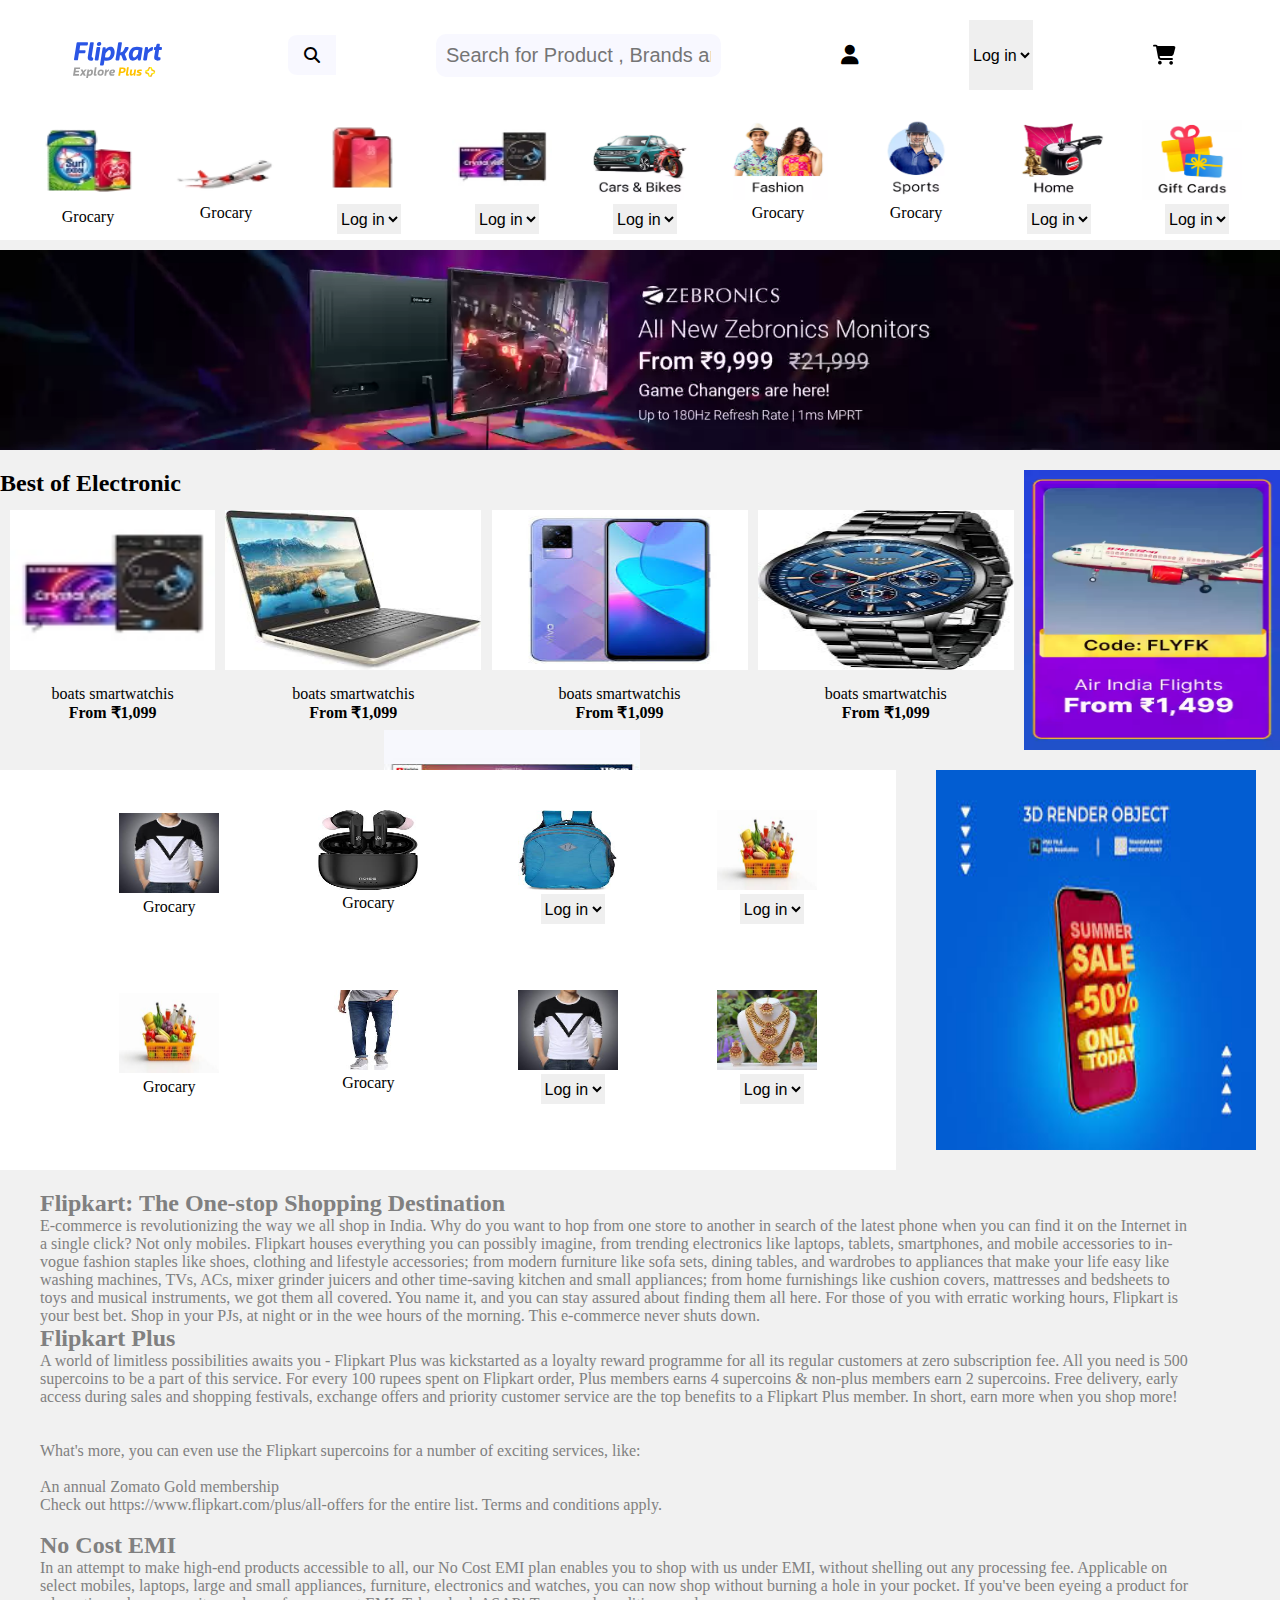
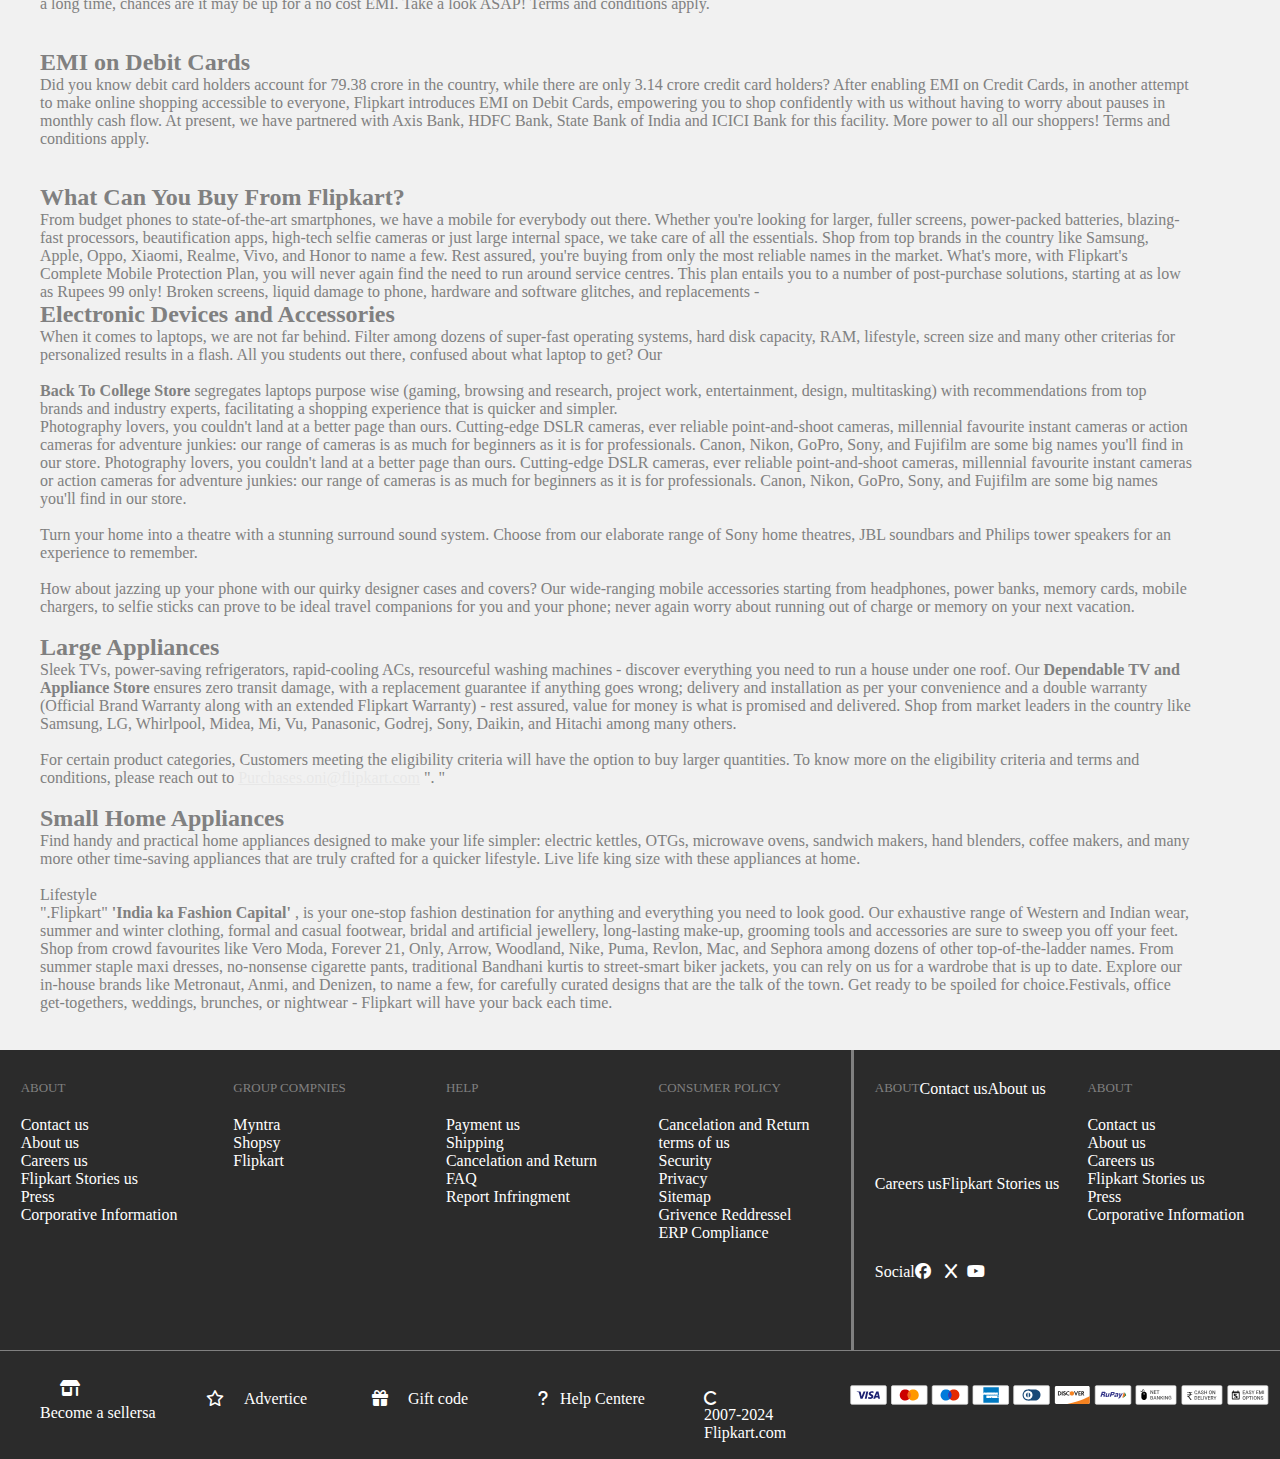
<file: portfolio2/flipkart/index.html>
<!DOCTYPE html>
<html lang="en">
    <head>
        <meta charset="UTF-8">
        <meta name="viewport" content="width=device-width, initial-scale=1.0">
        <link rel="stylesheet" href="https://cdnjs.cloudflare.com/ajax/libs/font-awesome/6.6.0/css/all.min.css">
        <link rel="stylesheet" href="https://cdnjs.cloudflare.com/ajax/libs/font-awesome/6.6.0/css/all.min.css" integrity="sha512-Kc323vGBEqzTmouAECnVceyQqyqdsSiqLQISBL29aUW4U/M7pSPA/gEUZQqv1cwx4OnYxTxve5UMg5GT6L4JJg==" crossorigin="anonymous" referrerpolicy="no-referrer" />
        <title>Document</title>
        <style>
            .container{
            /* height:100vh;  */
            width:100%;
            background-color: rgba(211, 211, 211, 0.315);
        }
        .linkes{
        color: rgba(211, 211, 211, 0.315);
        
        }
        .headers{
            /* height:60px;
            width:100%; */
            width:100%;
            position: fixed;
            display: flex;
            justify-content: space-between;
            gap:100px;
            padding-top:20px;
            background-color: white;
            /* margin-bottom: -200px; */
            top:0;
            /* border: 2px solid black; */
            
            
        }
        @media(max-width:600px){

        }
        .flip{
        height:60px;
        width:10%;
        display:flex;
        flex-wrap:wrap;
        justify-content:center;
        font-weight:bolder;
        font-size:10px;
        padding-left:20px;
        margin-top:10px;
    }
    *{
        padding:0;
        margin:0;
    }
    .hea{
        color:blue;
        font-size:20px;
        font-weight: bolder;
        opacity: 0.7;
    }
    .inp{
        /* width:100%; */

        /* height:40px; */
        align-self:center;
        /* border-top-right-radius: 10%; */
        border:none;
        box-shadow: 2px white;
        background-color:ghostwhite;
        /* border-bottom-right-radius: 10%; */
        border-radius:10px;
        padding: 10px;
        width:1000px;
        font-size:20px;
    }
    .se{
        height:40px;
        width:30px;
        text-align: center;
        background-color:ghostwhite;

        padding:0 1rem;
        align-content: center;
    align-self: center;
    margin-left:40px;
    border-bottom-left-radius: 20%;
    border-top-left-radius: 20%;
    }
    .us{
        align-self: center;
                font-size:20px;
        margin-left:20px;
    }
    #cars{
        margin-left:10px;
        text-decoration: none;
        border: none;
        font-size:16px;
        font-weight:300;
    }
    .carts{
        font-size:20px;
        align-self: center;
        margin-left:20px;

    }
    .carts2{
        font-size:20px;
        align-self: center;
        font-weight: 100;
        margin-left:10px;

    }
    .shop{
        font-size:20px;
        align-self:center;
        margin-left: 20px;
    }
    .seller{
        font-size:20px;
        align-self: center;
        margin-left:10px;
        font-weight: 100;
    }
    .exp{
        color:lightslategray;
        font-size:12px;
        padding:0;
        margin:0;
        padding-bottom:20px;
    }
    span{
        color:rgb(246, 246, 3);

    }
    #items{
        /* height:140px;
        width:95%; */
        margin:0 auto;
        /* border:2px solid black; */
        display:flex;
        margin-top:120px;
        justify-content: space-evenly;
        background-color: white;
        font-weight: 300;
        /* align-content: center; */
        /* align-content: center; */
    }
    .box-1{
        align-self: center;
        height:120px;
        width:100px;
        /* justify-self: center; */
        align-items: center;
        /* margin:0 auto;   */
        display: flex;
        /* text-align: center
        ; */
        justify-self: center;
        flex-wrap: wrap;
        align-self: center;
        /* border:2px solid black; */
    }
    .box-2{
        align-self: center;
        height:120px;
        width:100px;
        /* border:2px solid black; */
    }
    .box-3{
        align-self: center;
        height:120px;
        width:100px;
        /* border:2px solid black; */
    }
    .box-4{
        align-self: center;
        height:120px;
        width:100px;
        /* border:2px solid black; */
    }
    .box-5{
        height:120px;
        align-self: center;
        width:100px;
        /* border:2px solid black; */
    }
    .box-6{
        align-self: center;
        height:120px;
        width:100px;
        /* border:2px solid black; */
    }
    .box-7{
        align-self: center;
        height:120px;
        width:100px;
        /* border:2px solid black; */
    }
    .box-8{
        align-self: center;
        height:120px;
        width:100px;
        /* border:2px solid black; */
    }
    .box-9{
        align-self: center;
        height:120px;
        width:100px;
        /* border:2px solid black; */
    }
    .imgg{
        height:80px;
        width:100%;
        /* border:2px solid black; */
    }
    .cont{
        display: flex;
        justify-content: center;
        /* border:2px solid black; */
        width:100%;
        /* align-self: center; */
        /* align-content: center; */
        

        font-weight: bolder;
        height:30px;
    }
    .slider{
        height:200px;
        margin-top:10px;
        width:100%;
        /* border:2px solid black; */
        background-repeat: no-repeat;
        background-size:cover;
        /* background-position-y: -200px; */
        /* fill-opacity: 1; */
        /* opacity: 1; */
        background-image: url('back.webp');
    }
    .boxes{
        height:280px;
        width:80%;
        /* border:2px solid black; */
        margin-top:10px;
        /* margin-left: 20px ; */
        display: flex;

        flex-wrap: wrap;
        justify-content: space-evenly;
    }
    .mainbox{
        /* height:300px; */
        margin-top:10px;
        /* width:100%; */
        /* border:2px solid black; */
        display: flex;
        flex-wrap: wrap;
        justify-content: space-evenly;
    }
    .boxes1{
        height: 280px;
        margin-top:10px;
        width:20%;
        /* border:2px solid black; */
        background-color:rgb(0, 60, 255);
        
    }
    @media(max-width:480px){
        .boxes1{
            display:block;
             width:80%;
            margin:2rem 0;
            background-color:whitesmoke;
            /* 
            padding:3rem; */
        }
        .chill1{
            height:20px;
            /* background-color:whitesmoke; */
            width:80%;
        }
    }
    .mains{
        height:40px;
        width:100%;
        /* border:2px solid black; */

    }
    .boxess1{
        height:220px;
        width:20%;
        /* border:2px solid black; */
    }
    .boxess2{
        height:220px;
        width:25%;
        /* border:2px solid black; */
    }
    .boxess3{
        height:220px;
        width:25%;
        /* border:2px solid black; */
    }
    .boxess4{
        height:220px;
        width:25%;
        /* border:2px solid black; */
    }
    .boxess5{
        height:220px;
        width:25%;
        /* border:2px solid black; */
    }
    .child1{
        height:160px;
        width:100%;
        /* border:2px solid black; */
    }
    .child2{
        height:60px;
        width:100%;
        /* border:2px solid black; */
        text-align: center;
    }
    .chi-img{
        height: 100%;
        width:100%;
    }
    .pp{
        margin-top:15px;
    }
    .children{
        height: 240px;
        width:80%;
        /* border: 2px solid black; */
        /* display: flex; */
        margin:0 auto;
        margin-top:20px;
        border-radius: 5%;
        /* outline-color: yellow;
        outline-style:inset;
        outline-width: thin; */
        align-self: center;
    }
    .chilll1{
        height:120px;
        width:80%;
        border-radius: 5%;
        margin: 0 auto;
        margin-top:10px;
        
        /* border:2px solid black; */
    }
    .chilll2{
        height:30px;
        width:80%;
        border-radius: 5%;
        margin: 0 auto;
        margin-top:10px;
        /* border:2px solid black; */
        
 }
 .chill-1{
    height: 280px;
    /* margin-bottom: 300px; */
    width:100%;
 }
 #items-2{
    height:160px;
        width:100%;
        /* margin:0 auto; */
        /* border:2px solid black; */
        display:flex;
        justify-content: space-evenly;
        margin-top:20px;
        margin-left:20px;
        /* border-radius:2%; */
        /* background-color: white; */
        font-weight: 300;
 }
 .itemsmains{
    display:block;
    background-color:white;
    /* border:2px solid black; */
    width:70%;
 }
 .bigimg{
    height:380px;
    /* width:80%; */
    margin-left:40px;
    width:25%;
    background-color:blue;
    /* border:2px solid black; */
}
 .big{
     height:400px;
     width:100%;
     margin-top: 20px;
     /* border:2px solid black; */
     display:flex;
    }
    .bakimgg{
        height:380px;
        width:100%;

    }
    .description{
        width:90%;
        color:gray;
        margin-left:20px;
        padding:20px;
    }
    footer{
        /* height:400px;
        width: 100%; */
        display:flex;
        flex-wrap:wrap;
        justify-content: space-evenly;
        /* border:2px solid black; */
        background-color:rgba(0, 0, 0, 0.823);
        color:white;
        font-weight: 200;
    }
    .foo{
        height:260px;
        width:15%;
        /* border:2px solid black; */
        /* text-align:center; */
        padding-left:20px;
        padding-top:30px;

    }
    .foo1{
        display:block;
    }
@media(max-width:600px){
    .medium{
        display:none;
    }
    .inp{
        width:100px;
        
    }
}
    .medium
    {
        height:300px;
        width:3px;
        background-color:grey;
    }
    .main_head{
        color:gray;
        margin-bottom:20px;
        font-size:13px;
    }
    .icons-1{
        display: flex;
        font-size:20px;
        /* justify-content: space-evenly; */
        background-color:black;
        margin-top:30px;
    }
    .icons{
        margin-right: 10px;
        /* background-color:white; */
        color:white;
    }
    .last{
        /* height:60px;
        width:100%; */
        /* border:2px solid black; */
        display: flex;
        flex-wrap: wrap;
        gap: 20px;
        /* border:2px solid green; */
        padding-left: 20px;
        margin:1.2rem 0;
    }
    .lastka{
        height:1px;
       background-color:gray;
        width:100%;
    }
    .boxl{
        height:50px;
        width:10%;
        /* border:2px solid black; */
    }
    .lastbox1{
        display:flex;
        flex-wrap:wrap;
        text-align: center;
        padding:10px 0 0 20px;
    }
    .lastshop{
        margin-left:20px;
        /* margin-top:20px */
        margin-right:10px;
    }
    .lastbox2{
        display: flex;
        padding:20px 0 0 20px;
        flex-wrap:wrap;
    }
    .laststar{
        margin-right: 20px;
    }
    .lastbox3{
        display:flex;
        flex-wrap:wrap;
        padding:20px 0 0 20px;
    }
    .lastbox4{
        display:flex;
        flex-wrap:wrap;
        padding:20px 0 0 20px;
        
    }
    .lastbox5{
        flex-wrap:wrap;
        display:flex;
        padding:20px 0 0 20px;

    }
    .lastc{
        margin-right: 10px;
    }
    .lastque{
        margin-right:10px;
    }
    .lastbox6{
        display: flex;
        width:20%;

        /* border:2px solid black; */
    }
    @media(max-width:400px){
        .lastiim,.lastbox6{
            display:none;
        }
        .lastbox5
        {
            display:none;
        }
    }
    *{
        border:none;
    }
    .lastiim{
        /* font-size:20px; */
        height:20px;
        /* margin-t */
        align-self: center;
        /* width:20px; */
    }
    @media(max-width:600px)
    {
        .headers{
            /* height:60px;
            
            width:100%; */
            /* width:0; */
            display: flex;
            /* height:120px;
            
            width:50%; */
            border:none;
            gap:0;
            flex-wrap:wrap;
            margin-bottom:  600px;
        }
        #cars,.seller,.carts2{
            display: none;
        }
        .us{
            visibility: hidden;
        }
        .inp{
            align-items: center;
            /* padding:100px 200px; */
            /* margin-left:60px; */
        }
    }
    @media( min-width:0) and (max-width:600px)
    {
        #items{
            /* height:480px;
        width:100%; */
        /* margin:0 auto; */
        /* border:2px solid black; */
        display:flex;
        margin-top:200px;
        /* justify-content: space-evenly; */
        background-color: white;
        /* border:2px solid black; */
        flex-wrap: wrap;
        font-weight: 300;
        }
    }
    /* @media(max-width:400px)
    {
        #items{
            height:280px;
        width:100%;
        /* margin:0 auto; */
        /* border:2px solid black; */
        /* display:flex; */
        /* margin-top:200px; */
        /* justify-content: space-evenly; */
        /* background-color: white;
        border:2px solid black;
        flex-wrap: wrap;
        font-weight: 300; */
        /* } */
    /* } */ */
    /* .foomain{
        display:flex; */
        /* flex-wrap:wrap; */
    /* } */
    #foomain{
        display: flex;
        flex-wrap: wrap;
        height:auto;
        width:100%;
        border:9px solid wheat;
        opacity: 1;
    }
    @media(max-width:600px){
        .lastka{
            display: none;
        }
    }
    footer{
        display:flex;
        flex-wrap:wrap;

        /* flex-wrap:wrap; */
        /* height:0; */
    }
    .foo5{
        display: flex;
        flex-wrap:wrap;
        overflow: hidden;
    }
    </style>

</head>
<body>
    <div class="container">
      
        <header>
        <div class="headers">
            
             <div class="flip"><!-- <p class="hea"><h2 class="hea"> Flipkart</h2></p> -->
                <img src="flipkart.svg" alt="">
            <!-- <P  class="exp">Explore <span>plus</span></P> -->
            </div>
            <i class="fas fa-search se"></i>
            <input type="text" class="inp" placeholder="Search for Product , Brands and More">
            <i class="fa fa-user us" aria-hidden="true" ></i>

            <select id="cars">
                <option value="volvo">Log in</option>
                <option value="saab">Saab</option>
                <option value="opel">Opel</option>
                <option value="audi">Audi</option>
              </select>
              <i class="fa-solid fa-cart-shopping carts"></i>
              <P class="carts2">Cart</P>
              <i class="fa-solid fa-shop shop"></i>
              <p class="seller">Become a seller</p>
        </div>
    </header>
    <div id="items">
        <div class="box-1">
            <img src="grocary.webp" class="imgg" alt="">
            <div class="cont">
            <p>Grocary</p>
        </div>
        </div>
        <div class="box-2">
            <img src="plane.webp" class="imgg" alt="">
            <div class="cont">
                <p>Grocary</p>
            </div>
        </div>
        <div class="box-3">
        <img src="mobile.webp" class="imgg" alt="">
        <div class="cont">
            <!-- <p>Grocary</p> -->
            <select id="cars">
                <option value="volvo">Log in</option>
                <option value="saab">Saab</option>
                <option value="opel">Opel</option>
                <option value="audi">Audi</option>
              </select>
        </div>
    </div>
    <div class="box-4">
            <img src="appliance.webp" class="imgg" alt="">
            <div class="cont">
                <!-- <p>Grocary</p> -->
                <select id="cars">
                    <option value="volvo">Log in</option>
                    <option value="saab">Saab</option>
                    <option value="opel">Opel</option>
                    <option value="audi">Audi</option>
                  </select>
            </div>
            
        </div>
        <div class="box-5">
            <img src="cars.webp" class="imgg" alt="">
            <div class="cont">
                <!-- <p>Grocary</p> -->
                <select id="cars">
                    <option value="volvo">Log in</option>
                    <option value="saab">Saab</option>
                    <option value="opel">Opel</option>
                    <option value="audi">Audi</option>
                  </select>
            </div>
            
        </div>
        <div class="box-6">
            <img src="fashion.webp" class="imgg" alt="">
            <div class="cont">
                <p>Grocary</p>
            </div>
            
        </div>
        <div class="box-7">
            <img src="sport.webp" class="imgg" alt="">
            <div class="cont">
                <p>Grocary</p>
            </div>
            
        </div>
        <div class="box-8">
            <img src="home.webp" class="imgg" alt="">
            <div class="cont">
                <!-- <p>Grocary</p> -->
                <select id="cars">
                    <option value="volvo">Log in</option>
                    <option value="saab">Saab</option>
                    <option value="opel">Opel</option>
                    <option value="audi">Audi</option>
                  </select>
            </div>
            
        </div>
        <div class="box-9">
            <img src="gift.webp" class="imgg" alt="">
            <div class="cont">
                <!-- <p>Grocary</p> -->
                <select id="cars">
                    <option value="volvo">Log in</option>
                    <option value="saab">Saab</option>
                    <option value="opel">Opel</option>
                    <option value="audi">Audi</option>
                  </select>
            </div>

        </div>
    </div>
    <div class="slider">

    </div>
    <div class="mainbox">
    <div class="boxes">
        <div class="mains"><h2>Best of Electronic</h2></div>
        <div class="boxess1">
            <div class="child1">
                <img src="appliance.webp" class="chi-img" alt="">
            </div>
            <div class="child2">
                <p class="pp">boats smartwatchis</p>
                <p><b class="boll">From ₹1,099</b></p>
            </div>
        </div>
        <div class="boxess2">
            <div class="child1">
                <img src="laptop.jpg" class="chi-img" alt="">
            </div>
            <div class="child2">
                <p class="pp">boats smartwatchis</p>
                <p><b class="boll">From ₹1,099</b></p>
            </div>
        </div>
        <div class="boxess3"> 
            <div class="child1">
                <img src="mobiles.jpg" class="chi-img" alt="">
            </div>
            <div class="child2">
                <p class="pp">boats smartwatchis</p>
                <p><b class="boll">From ₹1,099</b></p>
            </div>
        </div>
        <div class="boxess4">
            <div class="child1">
                <img src="watch.jpg" class="chi-img" alt="">
            </div>
            <div class="child2">
                <p class="pp">boats smartwatchis</p>
                <p><b class="boll">From ₹1,099</b></p>
            </div>
        </div>
        <div class="boxess5">
            <div class="child1">
                <img src="ledtv.jpg" class="chi-img" alt="">
            </div>
            <div class="child2">
                <!-- <img src="watch.jpg" class="chi-" alt=""> -->
                <p class="pp">boats smartwatchis</p>
                <p><b class="boll">From ₹1,099</b></p>
            </div>
        </div>
    </div>
    <div class="boxes1">
        <!-- <div class="children"> -->
            <!-- <div class="chilll1"> -->
                <img src="flight.webp" alt="" class="chill-1">
            <!-- </div> -->
            <!-- <div class="chilll2"></div>
            <div class="chilll3"></div> -->
        <!-- </div> -->
    </div>
</div>
<div class="big">
<div class="itemsmains">
<div id="items-2">
    <div class="box-1">
        <img src="tsert.jpg" class="imgg" alt="">
        <div class="cont">
        <p>Grocary</p>
    </div>
    </div>
    <div class="box-2">
        <img src="ear.jpg" class="imgg" alt="">
        <div class="cont">
            <p>Grocary</p>
        </div>
    </div>
    <div class="box-3">
    <img src="begs.jpg" class="imgg" alt="">
    <div class="cont">
        <!-- <p>Grocary</p> -->
        <select id="cars">
            <option value="volvo">Log in</option>
            <option value="saab">Saab</option>
            <option value="opel">Opel</option>
            <option value="audi">Audi</option>
          </select>
    </div>
</div>
<div class="box-4">
        <img src="grocarys.jpg" class="imgg" alt="">
        <div class="cont">
            <!-- <p>Grocary</p> -->
            <select id="cars">
                <option value="volvo">Log in</option>
                <option value="saab">Saab</option>
                <option value="opel">Opel</option>
                <option value="audi">Audi</option>
              </select>
        </div>
    </div>

        
    </div>

    <div id="items-2">
        <div class="box-1">
            <img src="grocarys.jpg" class="imgg" alt="">
            <div class="cont">
            <p>Grocary</p>
        </div>
        </div>
        <div class="box-2">
            <img src="jense.jpg" class="imgg" alt="">
            <div class="cont">
                <p>Grocary</p>
            </div>
        </div>
        <div class="box-3">
        <img src="tsert.jpg" class="imgg" alt="">
        <div class="cont">
            <!-- <p>Grocary</p> -->
            <select id="cars">
                <option value="volvo">Log in</option>
                <option value="saab">Saab</option>
                <option value="opel">Opel</option>
                <option value="audi">Audi</option>
              </select>
        </div>
    </div>
    <div class="box-4">
            <img src="jwellery.jpg" class="imgg" alt="">
            <div class="cont">
                <!-- <p>Grocary</p> -->
                <select id="cars">
                    <option value="volvo">Log in</option>
                    <option value="saab">Saab</option>
                    <option value="opel">Opel</option>
                    <option value="audi">Audi</option>
                  </select>
            </div>
        </div>
    
            
        </div>
</div>
<div class="bigimg">
<img src="sale50.jpg" class="bakimgg" alt="">
</div>
</div>
<div class="description">
    <div><h2>Flipkart: The One-stop Shopping Destination</h2></div>
    <p>E-commerce is revolutionizing the way we all shop in India. Why do you want to hop from one store to another in search of the latest phone when you can find it on the Internet in a single click? Not only mobiles. Flipkart houses everything you can possibly imagine, from trending electronics like laptops, tablets, smartphones, and mobile accessories to in-vogue fashion staples like shoes, clothing and lifestyle accessories; from modern furniture like sofa sets, dining tables, and wardrobes to appliances that make your life easy like washing machines, TVs, ACs, mixer grinder juicers and other time-saving kitchen and small appliances; from home furnishings like cushion covers, mattresses and bedsheets to toys and musical instruments, we got them all covered. You name it, and you can stay assured about finding them all here. For those of you with erratic working hours, Flipkart is your best bet. Shop in your PJs, at night or in the wee hours of the morning. This e-commerce never shuts down. </p>
    <div><h2>Flipkart Plus</h2></div>
    <p>A world of limitless possibilities awaits you - Flipkart Plus was kickstarted as a loyalty reward programme for all its regular customers at zero subscription fee. All you need is 500 supercoins to be a part of this service. For every 100 rupees spent on Flipkart order, Plus members earns 4 supercoins &amp; non-plus members earn 2 supercoins. Free delivery, early access during sales and shopping festivals, exchange offers and priority customer service are the top benefits to a Flipkart Plus member. In short, earn more when you shop more! </p>
    <br>
    <br>
    <p>What's more, you can even use the Flipkart supercoins for a number of exciting services, like:</p>
    <br>
    An annual Zomato Gold membership
    <br>
    <p>Check out https://www.flipkart.com/plus/all-offers for the entire list. Terms and conditions apply.</p>
    <br>
    <div><h2>No Cost EMI</h2></div>
    <p>In an attempt to make high-end products accessible to all, our No Cost EMI plan enables you to shop with us under EMI, without shelling out any processing fee. Applicable on select mobiles, laptops, large and small appliances, furniture, electronics and watches, you can now shop without burning a hole in your pocket. If you've been eyeing a product for a long time, chances are it may be up for a no cost EMI. Take a look ASAP! Terms and conditions apply.</p>
    <br>
    <br>
    <div><h2>EMI on Debit Cards</h2></div>
    <p>Did you know debit card holders account for 79.38 crore in the country, while there are only 3.14 crore credit card holders? After enabling EMI on Credit Cards, in another attempt to make online shopping accessible to everyone, Flipkart introduces EMI on Debit Cards, empowering you to shop confidently with us without having to worry about pauses in monthly cash flow. At present, we have partnered with Axis Bank, HDFC Bank, State Bank of India and ICICI Bank for this facility. More power to all our shoppers! Terms and conditions apply. </p>
    <br>
    <br>
    <div><h2>What Can You Buy From Flipkart?</h2></div>
    <p>From budget phones to state-of-the-art smartphones, we have a mobile for everybody out there. Whether you're looking for larger, fuller screens, power-packed batteries, blazing-fast processors, beautification apps, high-tech selfie cameras or just large internal space, we take care of all the essentials. Shop from top brands in the country like Samsung, Apple, Oppo, Xiaomi, Realme, Vivo, and Honor to name a few. Rest assured, you're buying from only the most reliable names in the market. What's more, with Flipkart's Complete Mobile Protection Plan, you will never again find the need to run around service centres. This plan entails you to a number of post-purchase solutions, starting at as low as Rupees 99 only! Broken screens, liquid damage to phone, hardware and software glitches, and replacements - </p>
    <div><h2>Electronic Devices and Accessories</h2></div>
    <p>When it comes to laptops, we are not far behind. Filter among dozens of super-fast operating systems, hard disk capacity, RAM, lifestyle, screen size and many other criterias for personalized results in a flash. All you students out there, confused about what laptop to get? Our </p>
    <br>
    <b>Back To College Store</b>
    segregates laptops purpose wise (gaming, browsing and research, project work, entertainment, design, multitasking) with recommendations from top brands and industry experts, facilitating a shopping experience that is quicker and simpler.
    <br>
    Photography lovers, you couldn't land at a better page than ours. Cutting-edge DSLR cameras, ever reliable point-and-shoot cameras, millennial favourite instant cameras or action cameras for adventure junkies: our range of cameras is as much for beginners as it is for professionals. Canon, Nikon, GoPro, Sony, and Fujifilm are some big names you'll find in our store. Photography lovers, you couldn't land at a better page than ours. Cutting-edge DSLR cameras, ever reliable point-and-shoot cameras, millennial favourite instant cameras or action cameras for adventure junkies: our range of cameras is as much for beginners as it is for professionals. Canon, Nikon, GoPro, Sony, and Fujifilm are some big names you'll find in our store. 
    <br>
    <br>
    Turn your home into a theatre with a stunning surround sound system. Choose from our elaborate range of Sony home theatres, JBL soundbars and Philips tower speakers for an experience to remember.
    <br>
    <br>
    How about jazzing up your phone with our quirky designer cases and covers? Our wide-ranging mobile accessories starting from headphones, power banks, memory cards, mobile chargers, to selfie sticks can prove to be ideal travel companions for you and your phone; never again worry about running out of charge or memory on your next vacation.
    <br>
    <br>
    <div><h2>Large Appliances</h2></div>
    Sleek TVs, power-saving refrigerators, rapid-cooling ACs, resourceful washing machines - discover everything you need to run a house under one roof. Our 
    <b>Dependable TV and Appliance Store</b>
    ensures zero transit damage, with a replacement guarantee if anything goes wrong; delivery and installation as per your convenience and a double warranty (Official Brand Warranty along with an extended Flipkart Warranty) - rest assured, value for money is what is promised and delivered. Shop from market leaders in the country like Samsung, LG, Whirlpool, Midea, Mi, Vu, Panasonic, Godrej, Sony, Daikin, and Hitachi among many others.
    <br>
    <br>
    For certain product categories, Customers meeting the eligibility criteria will have the option to buy larger quantities. To know more on the eligibility criteria and terms and conditions, please reach out to 
    <a href="mailto:Purchases.oni@flipkart.com" class="linkes">Purchases.oni@flipkart.com</a>
    ". "
    <br>
    <br>
    <div>
        <h2>Small Home Appliances</h2>

    </div>
    Find handy and practical home appliances designed to make your life simpler: electric kettles, OTGs, microwave ovens, sandwich makers, hand blenders, coffee makers, and many more other time-saving appliances that are truly crafted for a quicker lifestyle. Live life king size with these appliances at home.
    <br>
    <br>
    <div>Lifestyle</div>
    ".Flipkart"
    <b>'India ka Fashion Capital'</b>
    , is your one-stop fashion destination for anything and everything you need to look good. Our exhaustive range of Western and Indian wear, summer and winter clothing, formal and casual footwear, bridal and artificial jewellery, long-lasting make-up, grooming tools and accessories are sure to sweep you off your feet. Shop from crowd favourites like Vero Moda, Forever 21, Only, Arrow, Woodland, Nike, Puma, Revlon, Mac, and Sephora among dozens of other top-of-the-ladder names. From summer staple maxi dresses, no-nonsense cigarette pants, traditional Bandhani kurtis to street-smart biker jackets, you can rely on us for a wardrobe that is up to date. Explore our in-house brands like Metronaut, Anmi, and Denizen, to name a few, for carefully curated designs that are the talk of the town. Get ready to be spoiled for choice.Festivals, office get-togethers, weddings, brunches, or nightwear - Flipkart will have your back each time.
    <br>
    <br>
</div>
<div id="foomain">
<footer>
    <div class="foo1 foo">
        <p class="main_head">ABOUT</p>
        <p><b>Contact us</b></p>
        <p><b>About us</b></p>
        <p><b>Careers us</b></p>
        <p><b>Flipkart Stories us</b></p>
        <p><b>Press</b></p>
        <p><b>Corporative Information</b></p>
    </div>
    <div class="foo2 foo">
        <p class="main_head">GROUP COMPNIES</p>
        <p><b>Myntra</b></p>
        <p><b>Shopsy</b></p>
        <p><b>Flipkart</b></p>
        
    </div>
    <div class="foo3 foo">
        <p class="main_head">HELP</p>
        <p><b>Payment us</b></p>
        <p><b>Shipping</b></p>
        <p><b>Cancelation and Return</b></p>
        <p><b>FAQ</b></p>
        <p><b>Report Infringment</b></p>
    </div>
    <div class="foo4 foo"> <p class="main_head">CONSUMER POLICY</p>
        <p><b>Cancelation and Return</b></p>
        <p><b>terms of  us</b></p>
        <p><b>Security</b></p>
        <p><b>Privacy</b></p>
        <p><b>Sitemap</b></p>
        <p><b>Grivence Reddressel</b></p>
        <p><b>ERP Compliance</b></p>

    </div>
    <hr class="medium">
    <div class="foo5 foo">
        <p class="main_head">ABOUT</p>
        <p><b>Contact us</b></p>
        <p><b>About us</b></p>
        <p><b>Careers us</b></p>
        <p><b>Flipkart Stories us</b></p>
        <p class="icons-1">
            <p>Social</p> <br><b><i class="fa-brands fa-facebook icons"></i> <i class="fa-solid fa-x icons"></i><i class="fa-brands fa-youtube icons"></i></b></p>
 
    </div>
    <div class="foo6 foo">
        <p class="main_head">ABOUT</p>
        <p><b>Contact us</b></p>
        <p><b>About us</b></p>
        <p><b>Careers us</b></p>
        <p><b>Flipkart Stories us</b></p>
        <p><b>Press</b></p>
        <p><b>Corporative Information</b></p>
    </div>
    <hr class="lastka">
    <div class="last">
        <div class="lastbox1 boxl">  <i class="fa-solid fa-shop lastshop"></i><p>Become a sellersa</p></div>
        <div class="lastbox2 boxl">
            <i class="fa-regular fa-star laststar"></i>
            <p>Advertice</p>
        </div>
        <div class="lastbox3 boxl">
            <i class="fa-solid fa-gift laststar"></i>
            <p>Gift code</p>
        </div>
        <div class="lastbox4 boxl">
            <i class="fa-solid fa-question lastque"></i>
            <p>Help Centere</p>
        </div>
        <div class="lastbox5 boxl">
            <i class="fa-solid fa-c lastc"></i>
            <p>2007-2024 Flipkart.com</p>
        </div>
        <div class="lastbox6 boxl">
            <img src="footerimg1.svg" alt="" class="lastiim">
        </div>
        <!-- <i class="fa-solid fa-shop"></i> -->
    </div>
    </footer>
    </div>
</div>
<script>
    
</script>
</body>
</html>
</file>
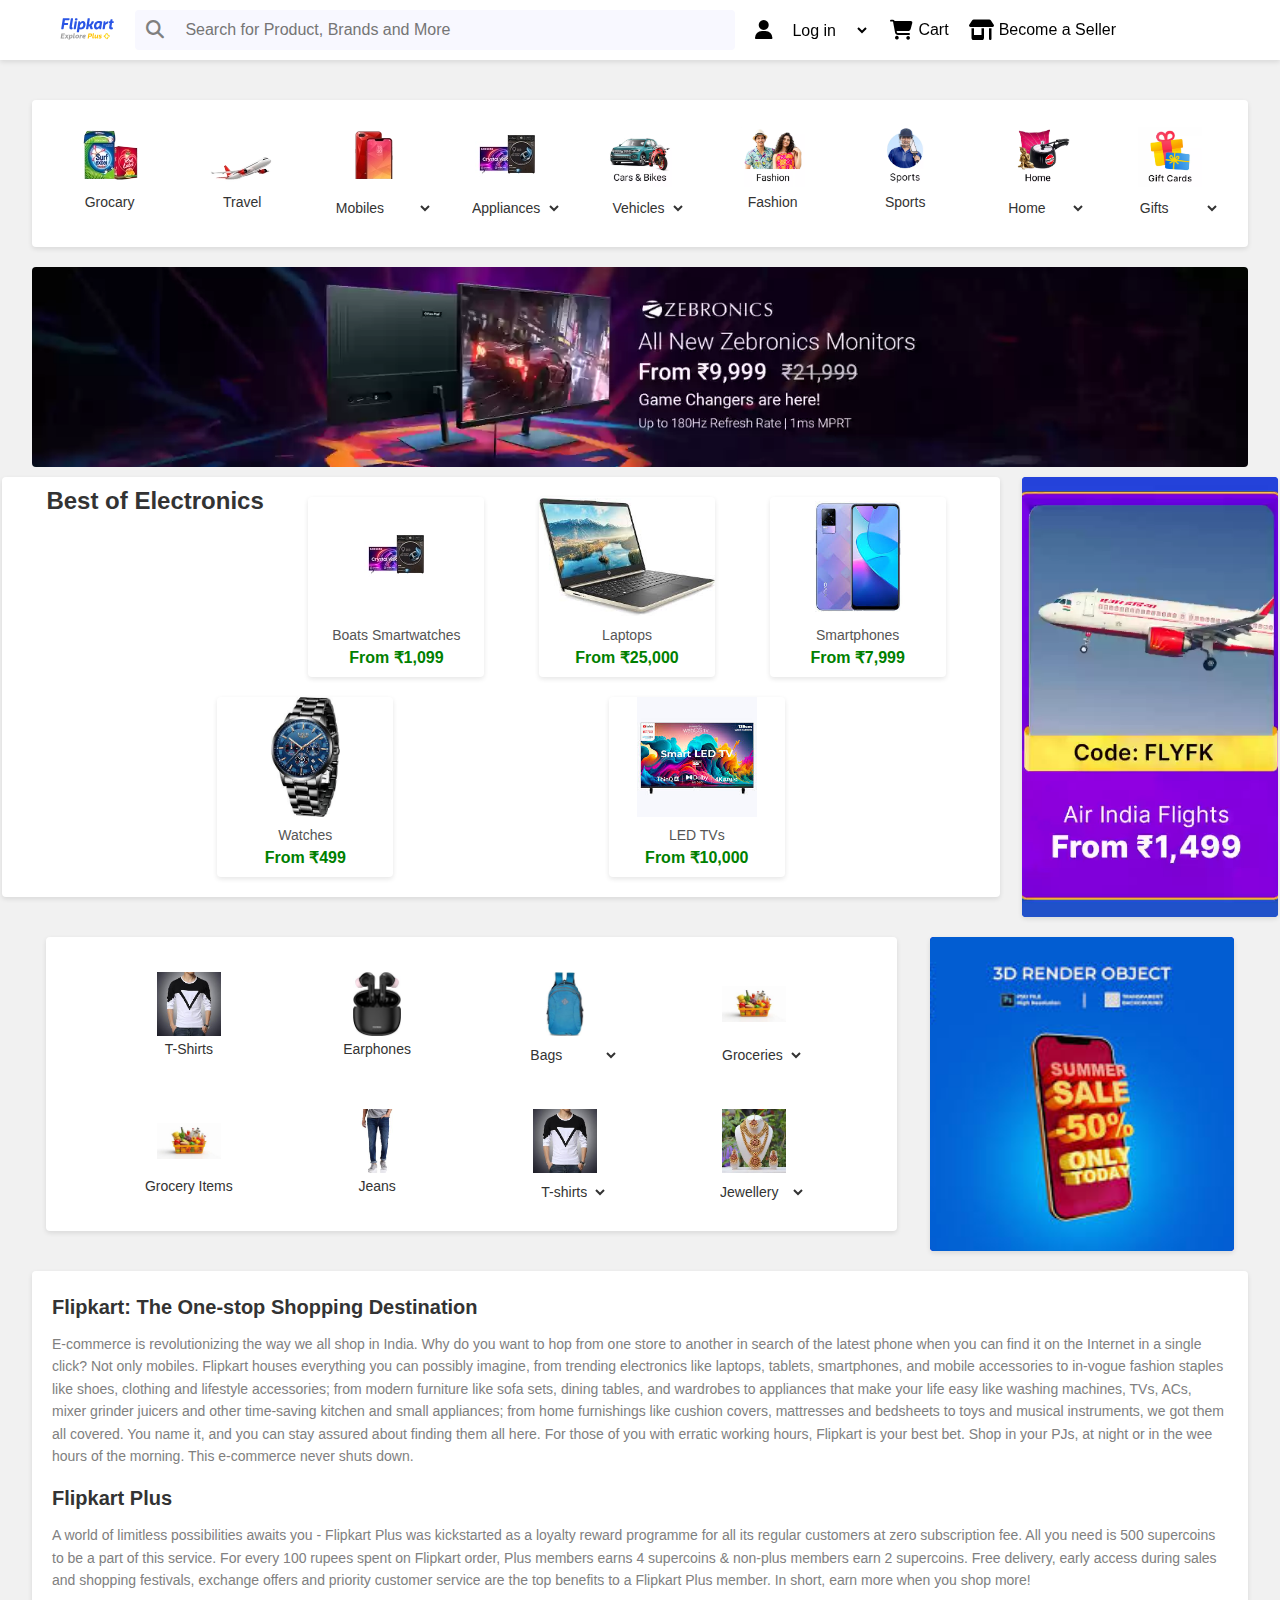
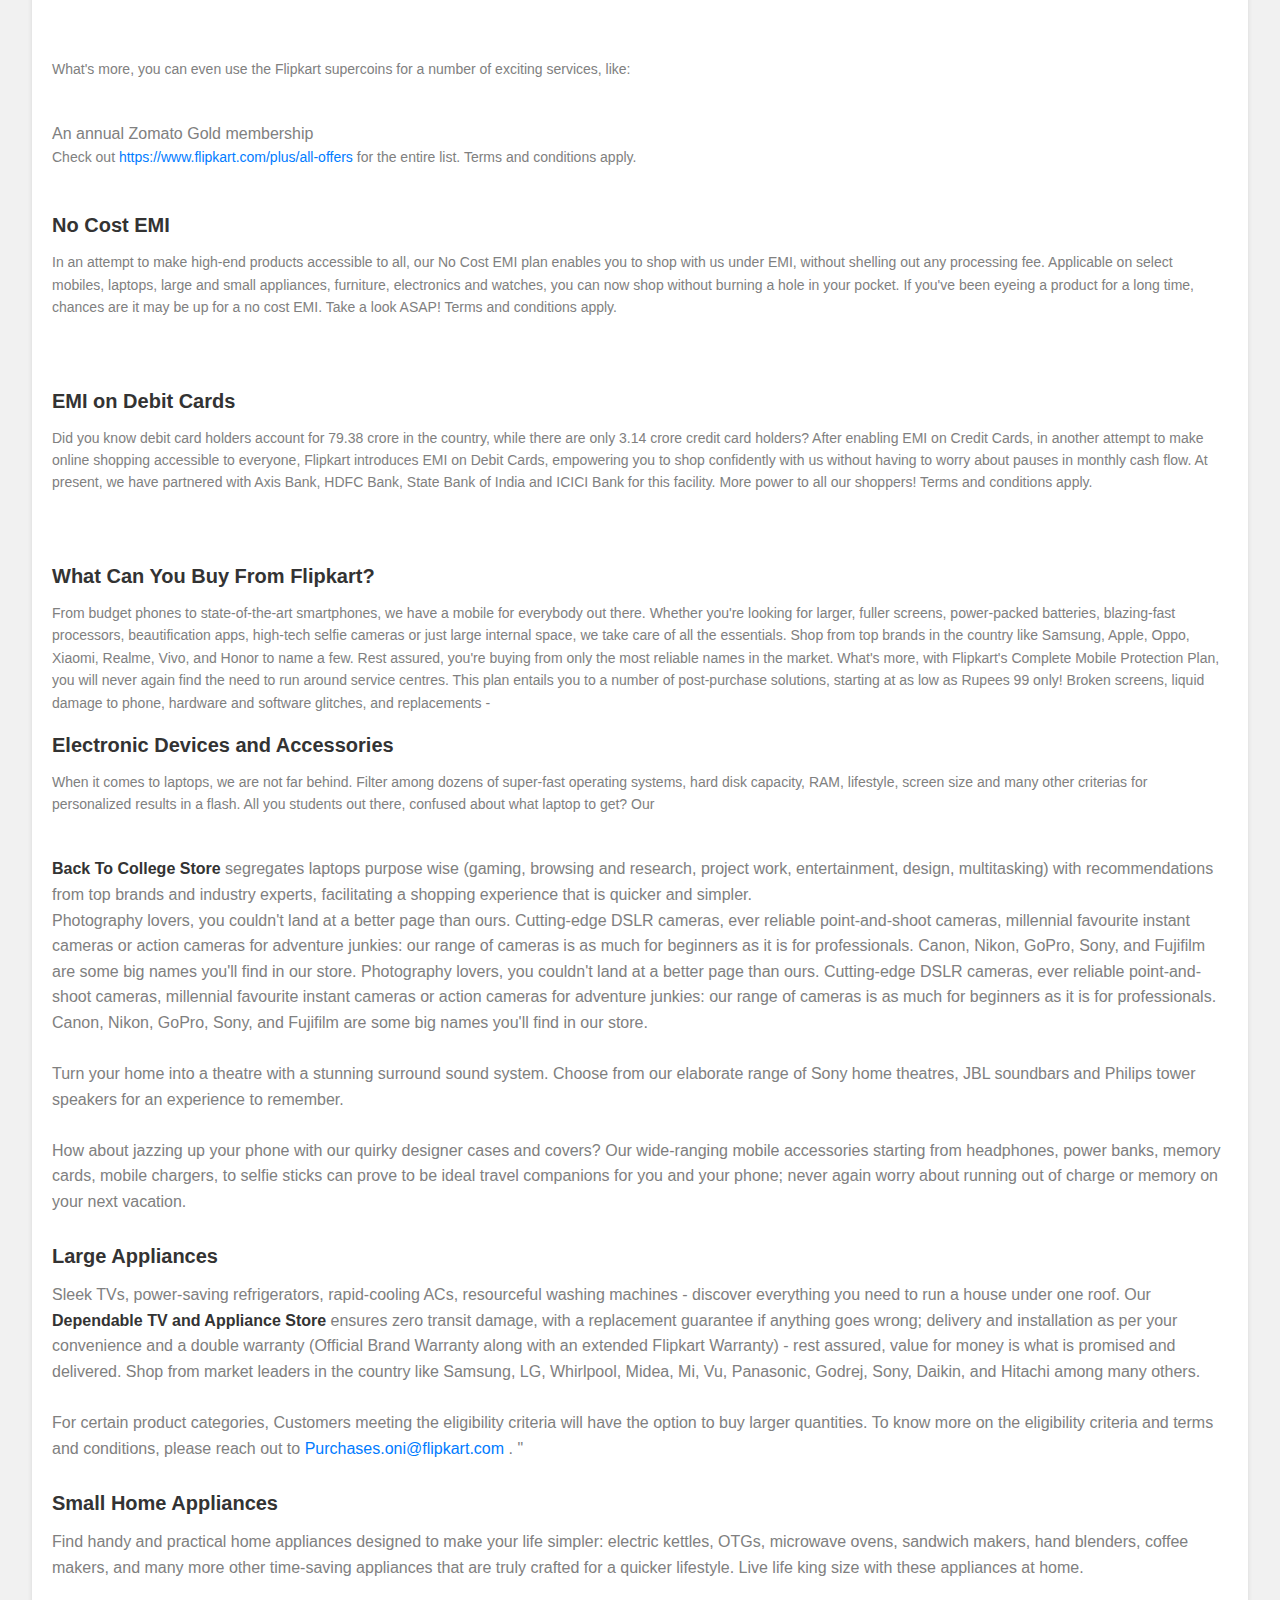
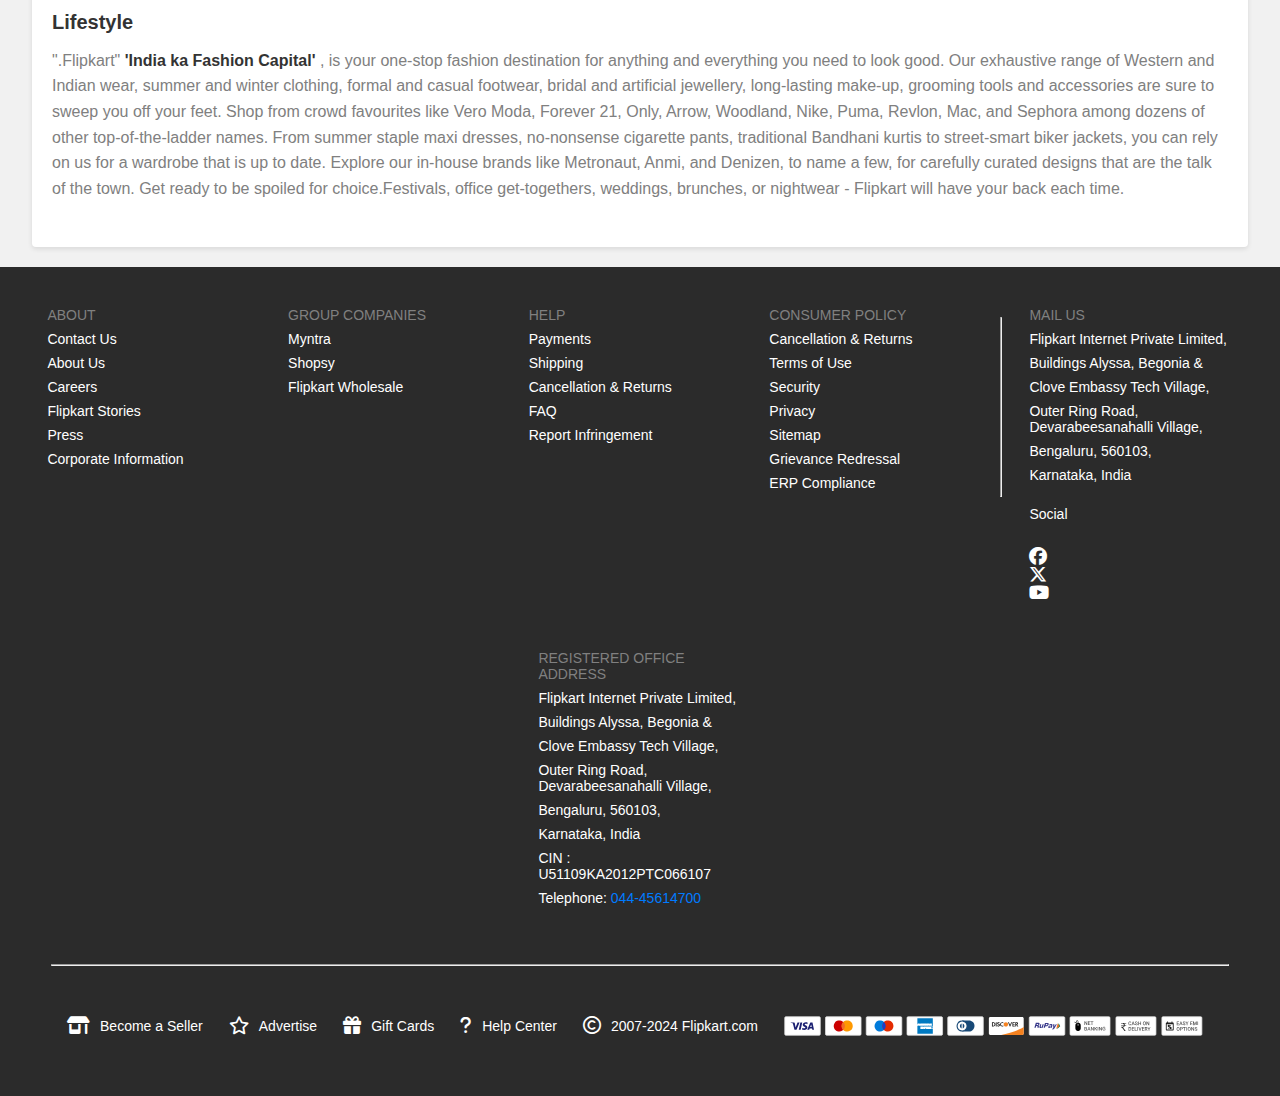
<file: portfolio2/flipkart2/index.html>
<!DOCTYPE html>
<html lang="en">
<head>
    <meta charset="UTF-8">
    <meta name="viewport" content="width=device-width, initial-scale=1.0">
    <title>Flipkart Clone</title>
    <!-- Favicon link: Replace 'https://placehold.co/32x32/007bff/ffffff?text=F' with your actual favicon file and type -->
    <link rel="icon" href="https://placehold.co/32x32/007bff/ffffff?text=F" type="image/x-icon">
    <link rel="stylesheet" href="https://cdnjs.cloudflare.com/ajax/libs/font-awesome/6.6.0/css/all.min.css">
    <!-- Link to your external stylesheet -->
    <link rel="stylesheet" href="style.css">
    <style>
        .icons{
            display: flex;
            align-items: center;
            height:auto;
            width:auto;
            text-align: center;;
        }
    </style>
</head>
<body>
    <div class="container">
        <header>
            <div class="headers">
                <div class="flip">
                    <img src="flipkart.svg" alt="Flipkart Logo">
                    <p class="exp">  <span> </span></p>
                </div>
                <div class="search-bar">
                    <i class="fas fa-search se"></i>
                    <input type="text" class="inp" placeholder="Search for Product, Brands and More">
                </div>
                <!-- <div class="icons"> -->
                <i class="fa fa-user us" aria-hidden="true"></i>
                <select id="login-options">
                    <option value="login">Log in</option>
                    <option value="signup">Sign Up</option>
                </select>
                <i class="fa-solid fa-cart-shopping carts"></i>
                <p class="carts2">Cart</p>
                <i class="fa-solid fa-shop shop"></i>
                <p class="seller">Become a Seller</p>
                </div>
            <!-- </div> -->
        </header>


        <div id="items">
            <div class="box-item">
                <img src="grocary.webp" class="imgg" alt="Grocary">
                <div class="cont"><p>Grocary</p></div>
            </div>
            <div class="box-item">
                <img src="plane.webp" class="imgg" alt="Travel">
                <div class="cont"><p>Travel</p></div>
            </div>
            <div class="box-item">
                <img src="mobile.webp" class="imgg" alt="Mobile">
                <div class="cont">
                    <select class="category-select">
                        <option value="mobiles">Mobiles</option>
                        <option value="accessories">Accessories</option>
                    </select>
                </div>
            </div>
            <div class="box-item">
                <img src="appliance.webp" class="imgg" alt="Appliances">
                <div class="cont">
                    <select class="category-select">
                        <option value="appliances">Appliances</option>
                        <option value="electronics">Electronics</option>
                    </select>
                </div>
            </div>
            <div class="box-item">
                <img src="cars.webp" class="imgg" alt="Vehicles">
                <div class="cont">
                    <select class="category-select">
                        <option value="cars">Vehicles</option>
                        <option value="bikes">Bikes</option>
                    </select>
                </div>
            </div>
            <div class="box-item">
                <img src="fashion.webp" class="imgg" alt="Fashion">
                <div class="cont"><p>Fashion</p></div>
            </div>
            <div class="box-item">
                <img src="sport.webp" class="imgg" alt="Sports">
                <div class="cont"><p>Sports</p></div>
            </div>
            <div class="box-item">
                <img src="home.webp" class="imgg" alt="Home">
                <div class="cont">
                    <select class="category-select">
                        <option value="home">Home</option>
                        <option value="furniture">Furniture</option>
                    </select>
                </div>
            </div>
            <div class="box-item">
                <img src="gift.webp" class="imgg" alt="Gifts">
                <div class="cont">
                    <select class="category-select">
                        <option value="gifts">Gifts</option>
                        <option value="vouchers">Vouchers</option>
                    </select>
                </div>
            </div>
        </div>

        <div class="slider"></div>

        <div class="mainbox">
            <div class="boxes">
                <div class="mains"><h2>Best of Electronics</h2></div>
                <div class="product-box">
                    <div class="child1">
                        <img src="appliance.webp" class="chi-img" alt="Boats Smartwatches">
                    </div>
                    <div class="child2">
                        <p class="pp">Boats Smartwatches</p>
                        <p><b class="boll">From ₹1,099</b></p>
                    </div>
                </div>
                <div class="product-box">
                    <div class="child1">
                        <img src="laptop.jpg" class="chi-img" alt="Laptops">
                    </div>
                    <div class="child2">
                        <p class="pp">Laptops</p>
                        <p><b class="boll">From ₹25,000</b></p>
                    </div>
                </div>
                <div class="product-box">
                    <div class="child1">
                        <img src="mobiles.jpg" class="chi-img" alt="Smartphones">
                    </div>
                    <div class="child2">
                        <p class="pp">Smartphones</p>
                        <p><b class="boll">From ₹7,999</b></p>
                    </div>
                </div>
                <div class="product-box">
                    <div class="child1">
                        <img src="watch.jpg" class="chi-img" alt="Watches">
                    </div>
                    <div class="child2">
                        <p class="pp">Watches</p>
                        <p><b class="boll">From ₹499</b></p>
                    </div>
                </div>
                <div class="product-box">
                    <div class="child1">
                        <img src="ledtv.jpg" class="chi-img" alt="LED TVs">
                    </div>
                    <div class="child2">
                        <p class="pp">LED TVs</p>
                        <p><b class="boll">From ₹10,000</b></p>
                    </div>
                </div>
            </div>
            <div class="boxes1">
                <img src="flight.webp" alt="Flight Offers" class="chill-1">
            </div>
        </div>

        <div class="big">
            <div class="itemsmains">
                <div class="items-row">
                    <div class="box-item">
                        <img src="tsert.jpg" class="imgg" alt="T-Shirt">
                        <div class="cont"><p>T-Shirts</p></div>
                    </div>
                    <div class="box-item">
                        <img src="ear.jpg" class="imgg" alt="Earphones">
                        <div class="cont"><p>Earphones</p></div>
                    </div>
                    <div class="box-item">
                        <img src="begs.jpg" class="imgg" alt="Bags">
                        <div class="cont">
                            <select class="category-select">
                                <option value="bags">Bags</option>
                                <option value="backpacks">Backpacks</option>
                            </select>
                        </div>
                    </div>
                    <div class="box-item">
                        <img src="grocarys.jpg" class="imgg" alt="Grocery Items">
                        <div class="cont">
                            <select class="category-select">
                                <option value="groceries">Groceries</option>
                                <option value="staples">Staples</option>
                            </select>
                        </div>
                    </div>
                </div>

                <div class="items-row">
                    <div class="box-item">
                        <img src="grocarys.jpg" class="imgg" alt="Grocery Items">
                        <div class="cont"><p>Grocery Items</p></div>
                    </div>
                    <div class="box-item">
                        <img src="jense.jpg" class="imgg" alt="Jeans">
                        <div class="cont"><p>Jeans</p></div>
                    </div>
                    <div class="box-item">
                        <img src="tsert.jpg" class="imgg" alt="T-Shirt">
                        <div class="cont">
                            <select class="category-select">
                                <option value="tshirts">T-shirts</option>
                                <option value="polos">Polos</option>
                            </select>
                        </div>
                    </div>
                    <div class="box-item">
                        <img src="jwellery.jpg" class="imgg" alt="Jewellery">
                        <div class="cont">
                            <select class="category-select">
                                <option value="jewellery">Jewellery</option>
                                <option value="necklaces">Necklaces</option>
                            </select>
                        </div>
                    </div>
                </div>
            </div>
            <div class="bigimg">
                <img src="sale50.jpg" class="bakimgg" alt="50% Sale">
            </div>
        </div>

        <div class="description">
            <div><h2>Flipkart: The One-stop Shopping Destination</h2></div>
            <p>E-commerce is revolutionizing the way we all shop in India. Why do you want to hop from one store to another in search of the latest phone when you can find it on the Internet in a single click? Not only mobiles. Flipkart houses everything you can possibly imagine, from trending electronics like laptops, tablets, smartphones, and mobile accessories to in-vogue fashion staples like shoes, clothing and lifestyle accessories; from modern furniture like sofa sets, dining tables, and wardrobes to appliances that make your life easy like washing machines, TVs, ACs, mixer grinder juicers and other time-saving kitchen and small appliances; from home furnishings like cushion covers, mattresses and bedsheets to toys and musical instruments, we got them all covered. You name it, and you can stay assured about finding them all here. For those of you with erratic working hours, Flipkart is your best bet. Shop in your PJs, at night or in the wee hours of the morning. This e-commerce never shuts down. </p>
            <div><h2>Flipkart Plus</h2></div>
            <p>A world of limitless possibilities awaits you - Flipkart Plus was kickstarted as a loyalty reward programme for all its regular customers at zero subscription fee. All you need is 500 supercoins to be a part of this service. For every 100 rupees spent on Flipkart order, Plus members earns 4 supercoins &amp; non-plus members earn 2 supercoins. Free delivery, early access during sales and shopping festivals, exchange offers and priority customer service are the top benefits to a Flipkart Plus member. In short, earn more when you shop more! </p>
            <br>
            <br>
            <p>What's more, you can even use the Flipkart supercoins for a number of exciting services, like:</p>
            <br>
            An annual Zomato Gold membership
            <br>
            <p>Check out <a href="https://www.flipkart.com/plus/all-offers" class="linkes">https://www.flipkart.com/plus/all-offers</a> for the entire list. Terms and conditions apply.</p>
            <br>
            <div><h2>No Cost EMI</h2></div>
            <p>In an attempt to make high-end products accessible to all, our No Cost EMI plan enables you to shop with us under EMI, without shelling out any processing fee. Applicable on select mobiles, laptops, large and small appliances, furniture, electronics and watches, you can now shop without burning a hole in your pocket. If you've been eyeing a product for a long time, chances are it may be up for a no cost EMI. Take a look ASAP! Terms and conditions apply.</p>
            <br>
            <br>
            <div><h2>EMI on Debit Cards</h2></div>
            <p>Did you know debit card holders account for 79.38 crore in the country, while there are only 3.14 crore credit card holders? After enabling EMI on Credit Cards, in another attempt to make online shopping accessible to everyone, Flipkart introduces EMI on Debit Cards, empowering you to shop confidently with us without having to worry about pauses in monthly cash flow. At present, we have partnered with Axis Bank, HDFC Bank, State Bank of India and ICICI Bank for this facility. More power to all our shoppers! Terms and conditions apply. </p>
            <br>
            <br>
            <div><h2>What Can You Buy From Flipkart?</h2></div>
            <p>From budget phones to state-of-the-art smartphones, we have a mobile for everybody out there. Whether you're looking for larger, fuller screens, power-packed batteries, blazing-fast processors, beautification apps, high-tech selfie cameras or just large internal space, we take care of all the essentials. Shop from top brands in the country like Samsung, Apple, Oppo, Xiaomi, Realme, Vivo, and Honor to name a few. Rest assured, you're buying from only the most reliable names in the market. What's more, with Flipkart's Complete Mobile Protection Plan, you will never again find the need to run around service centres. This plan entails you to a number of post-purchase solutions, starting at as low as Rupees 99 only! Broken screens, liquid damage to phone, hardware and software glitches, and replacements - </p>
            <div><h2>Electronic Devices and Accessories</h2></div>
            <p>When it comes to laptops, we are not far behind. Filter among dozens of super-fast operating systems, hard disk capacity, RAM, lifestyle, screen size and many other criterias for personalized results in a flash. All you students out there, confused about what laptop to get? Our </p>
            <br>
            <b>Back To College Store</b>
            segregates laptops purpose wise (gaming, browsing and research, project work, entertainment, design, multitasking) with recommendations from top brands and industry experts, facilitating a shopping experience that is quicker and simpler.
            <br>
            Photography lovers, you couldn't land at a better page than ours. Cutting-edge DSLR cameras, ever reliable point-and-shoot cameras, millennial favourite instant cameras or action cameras for adventure junkies: our range of cameras is as much for beginners as it is for professionals. Canon, Nikon, GoPro, Sony, and Fujifilm are some big names you'll find in our store. Photography lovers, you couldn't land at a better page than ours. Cutting-edge DSLR cameras, ever reliable point-and-shoot cameras, millennial favourite instant cameras or action cameras for adventure junkies: our range of cameras is as much for beginners as it is for professionals. Canon, Nikon, GoPro, Sony, and Fujifilm are some big names you'll find in our store.
            <br>
            <br>
            Turn your home into a theatre with a stunning surround sound system. Choose from our elaborate range of Sony home theatres, JBL soundbars and Philips tower speakers for an experience to remember.
            <br>
            <br>
            How about jazzing up your phone with our quirky designer cases and covers? Our wide-ranging mobile accessories starting from headphones, power banks, memory cards, mobile chargers, to selfie sticks can prove to be ideal travel companions for you and your phone; never again worry about running out of charge or memory on your next vacation.
            <br>
            <br>
            <div><h2>Large Appliances</h2></div>
            Sleek TVs, power-saving refrigerators, rapid-cooling ACs, resourceful washing machines - discover everything you need to run a house under one roof. Our
            <b>Dependable TV and Appliance Store</b>
            ensures zero transit damage, with a replacement guarantee if anything goes wrong; delivery and installation as per your convenience and a double warranty (Official Brand Warranty along with an extended Flipkart Warranty) - rest assured, value for money is what is promised and delivered. Shop from market leaders in the country like Samsung, LG, Whirlpool, Midea, Mi, Vu, Panasonic, Godrej, Sony, Daikin, and Hitachi among many others.
            <br>
            <br>
            For certain product categories, Customers meeting the eligibility criteria will have the option to buy larger quantities. To know more on the eligibility criteria and terms and conditions, please reach out to
            <a href="mailto:Purchases.oni@flipkart.com" class="linkes">Purchases.oni@flipkart.com</a>
            . "
            <br>
            <br>
            <div>
                <h2>Small Home Appliances</h2>
            </div>
            Find handy and practical home appliances designed to make your life simpler: electric kettles, OTGs, microwave ovens, sandwich makers, hand blenders, coffee makers, and many more other time-saving appliances that are truly crafted for a quicker lifestyle. Live life king size with these appliances at home.
            <br>
            <br>
            <div><h2>Lifestyle</h2></div>
            ".Flipkart"
            <b>'India ka Fashion Capital'</b>
            , is your one-stop fashion destination for anything and everything you need to look good. Our exhaustive range of Western and Indian wear, summer and winter clothing, formal and casual footwear, bridal and artificial jewellery, long-lasting make-up, grooming tools and accessories are sure to sweep you off your feet. Shop from crowd favourites like Vero Moda, Forever 21, Only, Arrow, Woodland, Nike, Puma, Revlon, Mac, and Sephora among dozens of other top-of-the-ladder names. From summer staple maxi dresses, no-nonsense cigarette pants, traditional Bandhani kurtis to street-smart biker jackets, you can rely on us for a wardrobe that is up to date. Explore our in-house brands like Metronaut, Anmi, and Denizen, to name a few, for carefully curated designs that are the talk of the town. Get ready to be spoiled for choice.Festivals, office get-togethers, weddings, brunches, or nightwear - Flipkart will have your back each time.
            <br>
            <br>
        </div>
        <div id="foomain">
            <footer>
                <div class="foo1 foo">
                    <p class="main_head">ABOUT</p>
                    <p><b>Contact Us</b></p>
                    <p><b>About Us</b></p>
                    <p><b>Careers</b></p>
                    <p><b>Flipkart Stories</b></p>
                    <p><b>Press</b></p>
                    <p><b>Corporate Information</b></p>
                </div>
                <div class="foo2 foo">
                    <p class="main_head">GROUP COMPANIES</p>
                    <p><b>Myntra</b></p>
                    <p><b>Shopsy</b></p>
                    <p><b>Flipkart Wholesale</b></p>
                </div>
                <div class="foo3 foo">
                    <p class="main_head">HELP</p>
                    <p><b>Payments</b></p>
                    <p><b>Shipping</b></p>
                    <p><b>Cancellation & Returns</b></p>
                    <p><b>FAQ</b></p>
                    <p><b>Report Infringement</b></p>
                </div>
                <div class="foo4 foo"> <p class="main_head">CONSUMER POLICY</p>
                    <p><b>Cancellation & Returns</b></p>
                    <p><b>Terms of Use</b></p>
                    <p><b>Security</b></p>
                    <p><b>Privacy</b></p>
                    <p><b>Sitemap</b></p>
                    <p><b>Grievance Redressal</b></p>
                    <p><b>ERP Compliance</b></p>

                </div>
                <hr class="medium">
                <div class="foo5 foo">
                    <p class="main_head">MAIL US</p>
                    <p>Flipkart Internet Private Limited,</p>
                    <p>Buildings Alyssa, Begonia &</p>
                    <p>Clove Embassy Tech Village,</p>
                    <p>Outer Ring Road, Devarabeesanahalli Village,</p>
                    <p>Bengaluru, 560103,</p>
                    <p>Karnataka, India</p>
                    <p class="icons-1">
                        <p>Social</p> <br><b><i class="fa-brands fa-facebook icons"></i> <i class="fa-brands fa-x-twitter icons"></i><i class="fa-brands fa-youtube icons"></i></b></p>

                </div>
                <div class="foo6 foo">
                    <p class="main_head">REGISTERED OFFICE ADDRESS</p>
                    <p>Flipkart Internet Private Limited,</p>
                    <p>Buildings Alyssa, Begonia &</p>
                    <p>Clove Embassy Tech Village,</p>
                    <p>Outer Ring Road, Devarabeesanahalli Village,</p>
                    <p>Bengaluru, 560103,</p>
                    <p>Karnataka, India</p>
                    <p>CIN : U51109KA2012PTC066107</p>
                    <p>Telephone: <a href="tel:044-45614700" class="linkes">044-45614700</a></p>
                </div>
                <hr class="lastka">
                <div class="last">
                    <div class="lastbox1 boxl">  <i class="fa-solid fa-shop lastshop"></i><p>Become a Seller</p></div>
                    <div class="lastbox2 boxl">
                        <i class="fa-regular fa-star laststar"></i>
                        <p>Advertise</p>
                    </div>
                    <div class="lastbox3 boxl">
                        <i class="fa-solid fa-gift laststar"></i>
                        <p>Gift Cards</p>
                    </div>
                    <div class="lastbox4 boxl">
                        <i class="fa-solid fa-question lastque"></i>
                        <p>Help Center</p>
                    </div>
                    <div class="lastbox5 boxl">
                        <i class="fa-regular fa-copyright lastc"></i>
                        <p>2007-2024 Flipkart.com</p>
                    </div>
                    <div class="lastbox6 boxl">
                        <img src="footerimg1.svg" alt="Payment Methods" class="lastiim">
                    </div>
                </div>
            </footer>
        </div>
    </div>
</body>
</html>
</file>
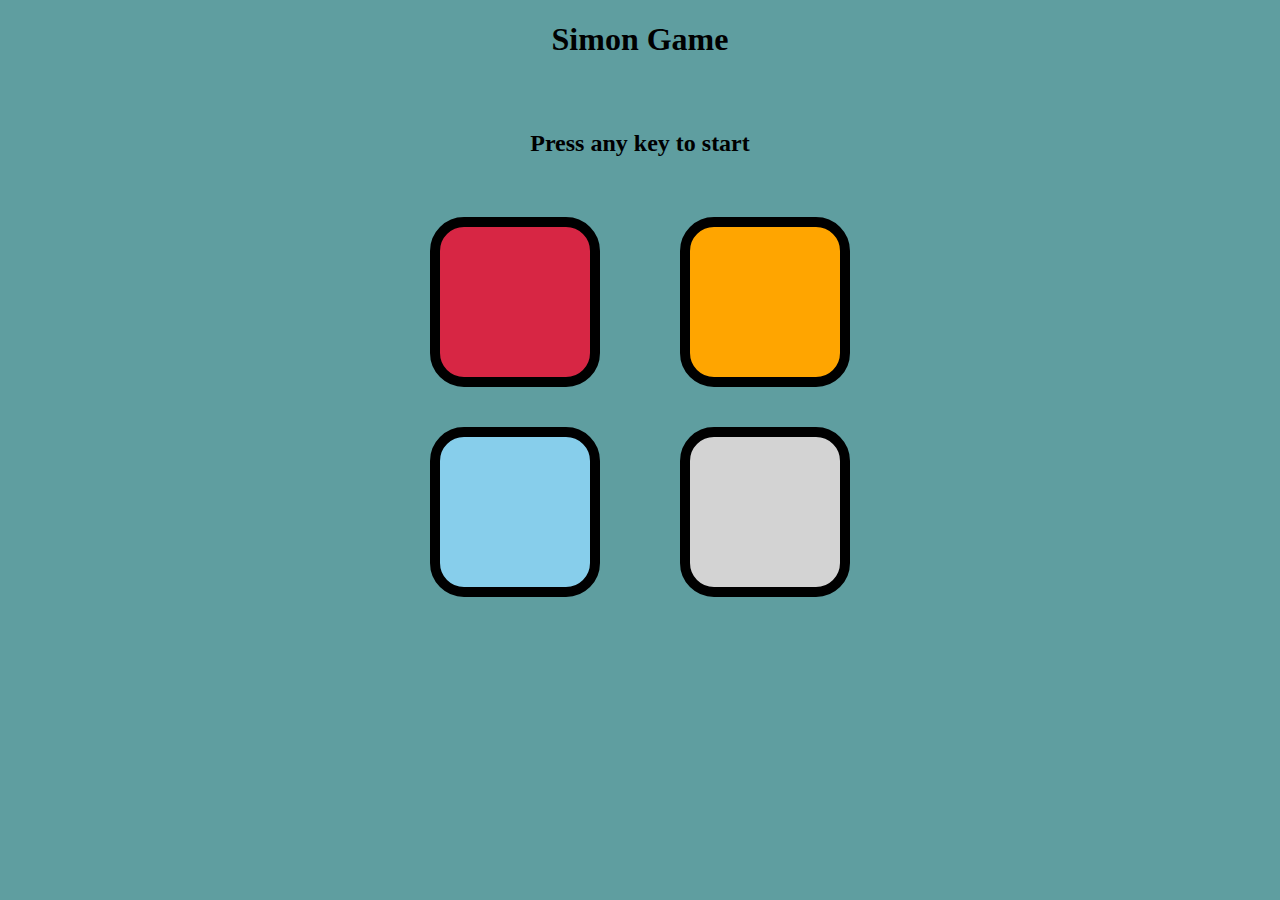
<file: portfolio2/Simcon game/index.html>
<!DOCTYPE html>
<html lang="en">
<head>
    <meta charset="UTF-8">
    <meta name="viewport" content="width=device-width, initial-scale=1.0">
    <title>sicon game</title>
    <link rel="stylesheet" href="style.css">
</head>
<body>
    <h1>Simon Game</h1>
    <div class="score">
   
    </div>
    <h2>Press any key to start</h2>
    <div class="button-container">
        <div class="line-one">
            <div class="box red"  id="red" type="button"></div>
            <div class="box skyblue" id="skyblue" type="button"></div>
        </div>
        <div class="line-two">
            <div class="box orange" id="orange" type="button"></div>
            <div class="box lightgray" id="lightgray" type="button"></div>
        </div>
    </div>
    <script src="javascr.js"></script>
</body>
</html>
</file>
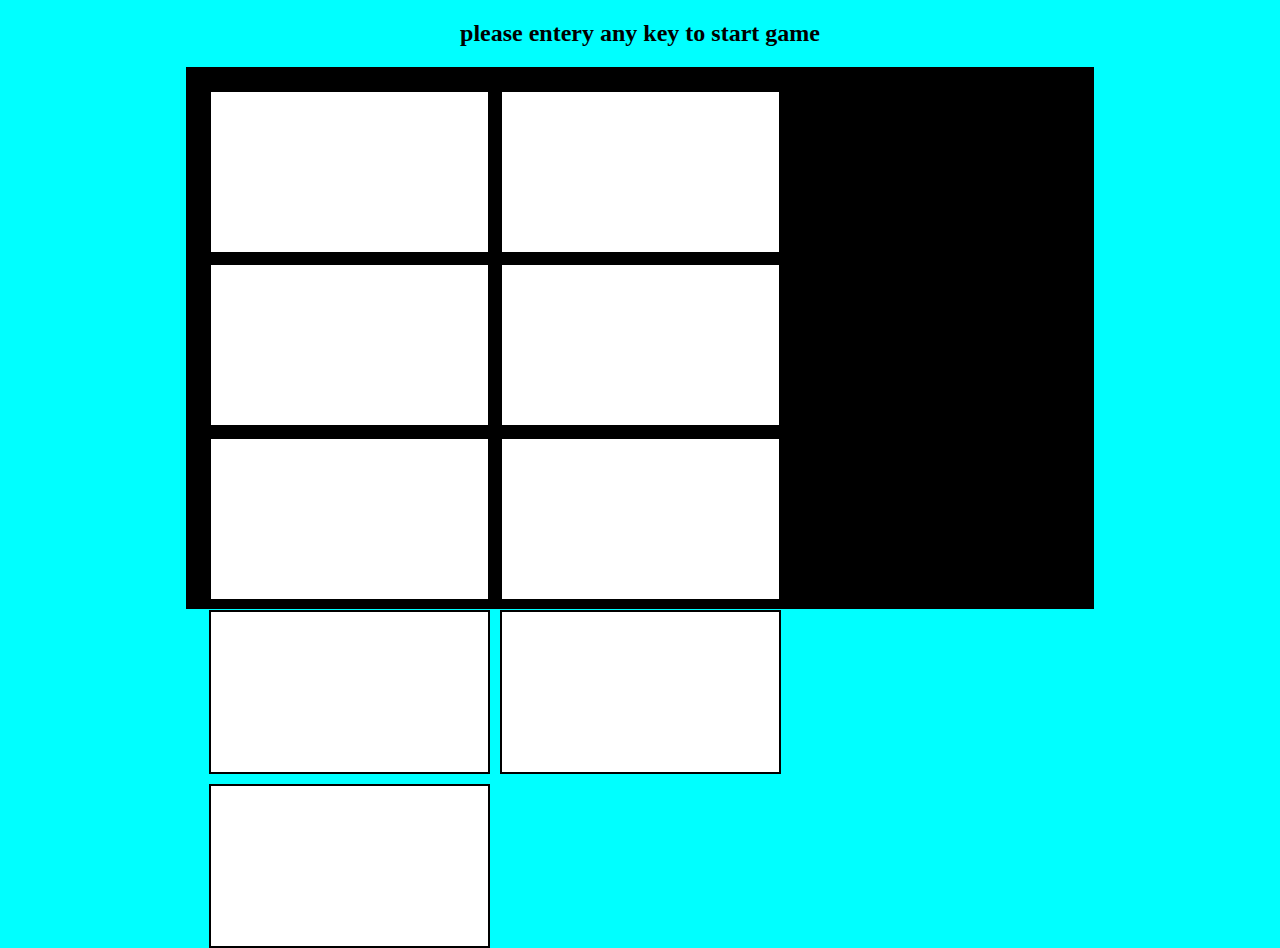
<file: portfolio2/tic toe tac game/index.html>
<!DOCTYPE html>
<html lang="en">
<head>
    <meta charset="UTF-8">
    <meta name="viewport" content="width=device-width, initial-scale=1.0">
    <title>Document</title>
    <style>
      body{
   text-align: center;
    /* background-color: cadetblue; */
    background-color:aqua;
}
.container{
    height:506px;
    width: 69%;
    display: flex;
    flex-wrap: wrap;
    padding: 1rem;
    border:2px solid black;
    text-align: center;
    margin: 0 auto;
    background-color:black

}
.item{
    height: 160px;
    font-size: 150px;
    width:31.8%;
    align-content: center;
    border:2px solid black;
    margin:0.3rem;
}
.flash{
    background-color:red;
}
 #box1{
    background-color:white;
}
#box2{
    background-color:white;
}
#box3{
    background-color:white;
}
.hide {
            display: none;
        }
#box4{
    background-color:white;
}
#box5{
    background-color:white;
}
#box6{
    background-color:white;
}
#box7{
    background-color:white;
}
#box8{
    background-color:white;
}
#box9{
    background-color:white;
} */
    </style>
</head>
<body>
    <h2>please entery any key to start game</h2>
    <div class="container">
        <div class="item" id="box1">1</div>
        <div class="item" id="box2">2</div>
        <div class="item" id="box3">3</div>
        <div class="item" id="box4">4</div>
        <div class="item" id="box5">5</div>
        <div class="item" id="box6">6</div>
        <div class="item" id="box7">7</div>
        <div class="item" id="box8">8</div>
        <div class="item" id="box9">9</div>
    </div>
    <script>
    let h2=document.querySelector('h2');
    let started=false;
    let level=0;
    let player1=1;
    let player2=2;
    let box1=document.querySelector("#box1");
    let box2=document.querySelector("#box2");
    let box3=document.querySelector("#box3");
    let box4=document.querySelector("#box4");
    let box5=document.querySelector("#box5");
    let box6=document.querySelector("#box6");
    let box7=document.querySelector("#box7");
    let box8=document.querySelector("#box8");
    let box9=document.querySelector("#box9");
    let first=1;
    let value=-1;
    let click=0;
    let body=document.querySelector('body');
    let userseq = [];
    let btns=["red","blue","pink","green","aqua","skyblue","blueviolet","burlywood","coral"];
    let all=document.querySelectorAll(".item");
    document.addEventListener("keypress", function () {
    if (started == false) {
        started = true;
        console.log("Game is started");

        LevelUp();
    }
}
);
function LevelUp(){
    level++;
    h2.innerText=`Welcome to Tic  Tac Toe Game `;
    let randidx = Math.floor(Math.random() * 3);
    let randcolor = btns[randidx];
    let randBtn = document.querySelector(`.${randcolor}`);
    // console.log(randidx);
    // alert(randcolor);
    // console.log(randBtn);
    // Gameseq.push(randcolor);
    // score = Level;
    // p.innerText = `score : ${score}`;
    // divs.appendChild(p);
    // console.log(Gameseq);

    btnpress();
}



function btnpress() {
    console.log(this);
    let btn = this;
    // btnFlash(this);
    this.classList.add("flash");
    setTimeout(function(){
        this.classList.remove("flash");
    });

    btn.bakcgroundColor="red";
    let userColor = btn.getAttribute("id");
    btnFlash(btn);
    // alert(userColor);
    userseq.push(userColor);

    // value=prompt(`please enter plyer ${first}`);
    if(click==0){
    this.innerText="O";
    // first++;
    click++;
    }
    else{
        this.innerText="X";
        click=0;
    }
    checkans(btn);

    // console.log("Game seq=", Gameseq);
    // console.log("user seq=", userseq);
    
    // checkans(userseq.length - 1);
    
}

function checkans(btn){
    setTimeout(function(){
        if(box1.innerText=="O" &&box2.innerText=="O" &&box3.innerText=="O" || box4.innerText=="O" &&box5.innerText=="O" &&box6.innerText=="O" ||box7.innerText=="O" &&box8.innerText=="O" &&box9.innerText=="O"){
            alert("O is win");
            h2.innerText=`please enter any key to restart1`;
            body.classList.add("flash");
            setTimeout(function(){
                body.classList.remove("flash");
            },1000);
            value++;
            btnFlash(btn);
            reset();
        }
        else if(box1.innerText=="O" &&box5.innerText=="O" &&box9.innerText
        =="O" || box1.innerText=="O" && box4.innerText=="O" &&box7.innerText=="O" ||box1.innerText=="O" && box2.innerText=="O" &&box3.innerText=="O"){
            alert("O is Win");
            h2.innerText=`please enter any key to restart`;
            body.classList.add("flash");
            setTimeout(function(){
                body.classList.remove("flash");
            },1000);
            value++;
            
            btnFlash(btn);
            reset();
        }
        else if(box1.innerText=="X" &&box2.innerText=="X" &&box3.innerText=="X" || box4.innerText=="X" &&box5.innerText=="X" &&box6.innerText=="X" ||box7.innerText=="X" &&box8.innerText=="X" &&box9.innerText=="X"){
            alert("X is win");
            h2.innerText=`please enter any key to restart`;
            setTimeout(function(){
                body.classList.remove("flash");
            },1000);
            value++;
            btnFlash(btn);
            
            reset();
            
        }
        else if(box1.innerText=="X" &&box5.innerText=="X" &&box9.innerText
        =="X" || box1.innerText=="X" && box4.innerText=="X" &&box7.innerText=="X" ||box1.innerText=="X" && box2.innerText=="X" &&box3.innerText=="X"){
            alert("X is Win");
            h2.innerText=`please enter any key to restart`;
            body.classList.add("flash");
            setTimeout(function(){
                body.classList.remove("flash");
            },1000);
            value++;
            // btnFlash(btn);

        reset();
    }
    const allBoxes = [...boxes].every((box) => box.innerText !== "");
     if (allBoxes) {
                    msgContainer.classList.remove('hide');
                    msg.innerText = 'Match Drawn';
                }
    },1000);
}

function reset(){
    level=0;
    value=0;
    let allbtns=document.querySelectorAll(".item");
    for(allbtnss of allbtns){
        allbtnss.innerText="";
    }
 
}
function btnFlash(btn) {
    btn.classList.add("flash");
    setTimeout(function () {
        btn.classList.remove("flash");
    }, 2000);

}

let allbtns = document.querySelectorAll(".item");
for (allbtnss of allbtns) {
    allbtnss.addEventListener("click", btnpress);
    // let value=prompt("Enter your chaal");
    if(allbtnss!=""){
        reset();
    }
}
// allbtnss.innerText=value;

    </script>
</body>
</html>
</file>
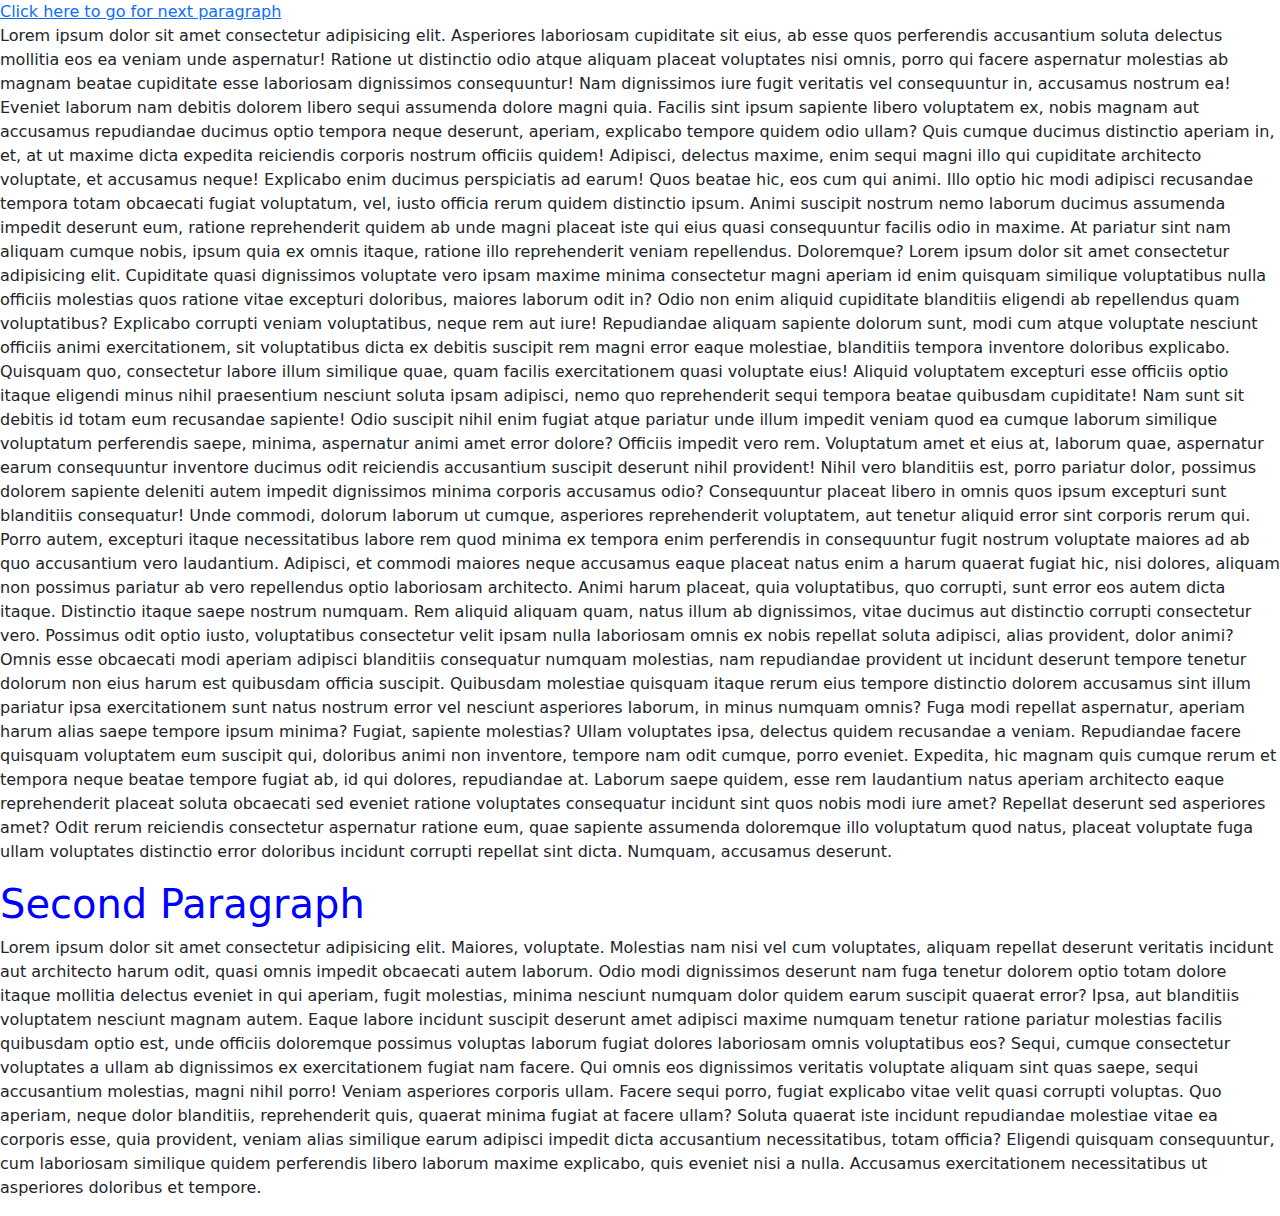
<file: portfolio2/netflix/bootstrap.html>
<!DOCTYPE html>
<html lang="en">
<head>
    <meta charset="UTF-8">
    <meta name="viewport" content="width=device-width, initial-scale=1.0">
    <title>Document</title>
    <link rel="stylesheet" href="https://cdn.jsdelivr.net/npm/bootstrap@5.3.3/dist/css/bootstrap.min.css
    ">
    <style>
        #num1{
            color:black ;
        }
        #num1{
            color:blue;
        }
    </style>
</head>
<body>
    <a href="#num1">Click here to go for next paragraph</a>
    <p>Lorem ipsum dolor sit amet consectetur adipisicing elit. Asperiores laboriosam cupiditate sit eius, ab esse quos perferendis accusantium soluta delectus mollitia eos ea veniam unde aspernatur! Ratione ut distinctio odio atque aliquam placeat voluptates nisi omnis, porro qui facere aspernatur molestias ab magnam beatae cupiditate esse laboriosam dignissimos consequuntur! Nam dignissimos iure fugit veritatis vel consequuntur in, accusamus nostrum ea! Eveniet laborum nam debitis dolorem libero sequi assumenda dolore magni quia. Facilis sint ipsum sapiente libero voluptatem ex, nobis magnam aut accusamus repudiandae ducimus optio tempora neque deserunt, aperiam, explicabo tempore quidem odio ullam? Quis cumque ducimus distinctio aperiam in, et, at ut maxime dicta expedita reiciendis corporis nostrum officiis quidem! Adipisci, delectus maxime, enim sequi magni illo qui cupiditate architecto voluptate, et accusamus neque! Explicabo enim ducimus perspiciatis ad earum! Quos beatae hic, eos cum qui animi. Illo optio hic modi adipisci recusandae tempora totam obcaecati fugiat voluptatum, vel, iusto officia rerum quidem distinctio ipsum. Animi suscipit nostrum nemo laborum ducimus assumenda impedit deserunt eum, ratione reprehenderit quidem ab unde magni placeat iste qui eius quasi consequuntur facilis odio in maxime. At pariatur sint nam aliquam cumque nobis, ipsum quia ex omnis itaque, ratione illo reprehenderit veniam repellendus. Doloremque? Lorem ipsum dolor sit amet consectetur adipisicing elit. Cupiditate quasi dignissimos voluptate vero ipsam maxime minima consectetur magni aperiam id enim quisquam similique voluptatibus nulla officiis molestias quos ratione vitae excepturi doloribus, maiores laborum odit in? Odio non enim aliquid cupiditate blanditiis eligendi ab repellendus quam voluptatibus? Explicabo corrupti veniam voluptatibus, neque rem aut iure! Repudiandae aliquam sapiente dolorum sunt, modi cum atque voluptate nesciunt officiis animi exercitationem, sit voluptatibus dicta ex debitis suscipit rem magni error eaque molestiae, blanditiis tempora inventore doloribus explicabo. Quisquam quo, consectetur labore illum similique quae, quam facilis exercitationem quasi voluptate eius! Aliquid voluptatem excepturi esse officiis optio itaque eligendi minus nihil praesentium nesciunt soluta ipsam adipisci, nemo quo reprehenderit sequi tempora beatae quibusdam cupiditate! Nam sunt sit debitis id totam eum recusandae sapiente! Odio suscipit nihil enim fugiat atque pariatur unde illum impedit veniam quod ea cumque laborum similique voluptatum perferendis saepe, minima, aspernatur animi amet error dolore? Officiis impedit vero rem. Voluptatum amet et eius at, laborum quae, aspernatur earum consequuntur inventore ducimus odit reiciendis accusantium suscipit deserunt nihil provident! Nihil vero blanditiis est, porro pariatur dolor, possimus dolorem sapiente deleniti autem impedit dignissimos minima corporis accusamus odio? Consequuntur placeat libero in omnis quos ipsum excepturi sunt blanditiis consequatur! Unde commodi, dolorum laborum ut cumque, asperiores reprehenderit voluptatem, aut tenetur aliquid error sint corporis rerum qui. Porro autem, excepturi itaque necessitatibus labore rem quod minima ex tempora enim perferendis in consequuntur fugit nostrum voluptate maiores ad ab quo accusantium vero laudantium. Adipisci, et commodi maiores neque accusamus eaque placeat natus enim a harum quaerat fugiat hic, nisi dolores, aliquam non possimus pariatur ab vero repellendus optio laboriosam architecto. Animi harum placeat, quia voluptatibus, quo corrupti, sunt error eos autem dicta itaque. Distinctio itaque saepe nostrum numquam. Rem aliquid aliquam quam, natus illum ab dignissimos, vitae ducimus aut distinctio corrupti consectetur vero. Possimus odit optio iusto, voluptatibus consectetur velit ipsam nulla laboriosam omnis ex nobis repellat soluta adipisci, alias provident, dolor animi? Omnis esse obcaecati modi aperiam adipisci blanditiis consequatur numquam molestias, nam repudiandae provident ut incidunt deserunt tempore tenetur dolorum non eius harum est quibusdam officia suscipit. Quibusdam molestiae quisquam itaque rerum eius tempore distinctio dolorem accusamus sint illum pariatur ipsa exercitationem sunt natus nostrum error vel nesciunt asperiores laborum, in minus numquam omnis? Fuga modi repellat aspernatur, aperiam harum alias saepe tempore ipsum minima? Fugiat, sapiente molestias? Ullam voluptates ipsa, delectus quidem recusandae a veniam. Repudiandae facere quisquam voluptatem eum suscipit qui, doloribus animi non inventore, tempore nam odit cumque, porro eveniet. Expedita, hic magnam quis cumque rerum et tempora neque beatae tempore fugiat ab, id qui dolores, repudiandae at. Laborum saepe quidem, esse rem laudantium natus aperiam architecto eaque reprehenderit placeat soluta obcaecati sed eveniet ratione voluptates consequatur incidunt sint quos nobis modi iure amet? Repellat deserunt sed asperiores amet? Odit rerum reiciendis consectetur aspernatur ratione eum, quae sapiente assumenda doloremque illo voluptatum quod natus, placeat voluptate fuga ullam voluptates distinctio error doloribus incidunt corrupti repellat sint dicta. Numquam, accusamus deserunt.</p>
    <h1 id="num1">Second Paragraph</h1>
    <p>Lorem ipsum dolor sit amet consectetur adipisicing elit. Maiores, voluptate. Molestias nam nisi vel cum voluptates, aliquam repellat deserunt veritatis incidunt aut architecto harum odit, quasi omnis impedit obcaecati autem laborum. Odio modi dignissimos deserunt nam fuga tenetur dolorem optio totam dolore itaque mollitia delectus eveniet in qui aperiam, fugit molestias, minima nesciunt numquam dolor quidem earum suscipit quaerat error? Ipsa, aut blanditiis voluptatem nesciunt magnam autem. Eaque labore incidunt suscipit deserunt amet adipisci maxime numquam tenetur ratione pariatur molestias facilis quibusdam optio est, unde officiis doloremque possimus voluptas laborum fugiat dolores laboriosam omnis voluptatibus eos? Sequi, cumque consectetur voluptates a ullam ab dignissimos ex exercitationem fugiat nam facere. Qui omnis eos dignissimos veritatis voluptate aliquam sint quas saepe, sequi accusantium molestias, magni nihil porro! Veniam asperiores corporis ullam. Facere sequi porro, fugiat explicabo vitae velit quasi corrupti voluptas. Quo aperiam, neque dolor blanditiis, reprehenderit quis, quaerat minima fugiat at facere ullam? Soluta quaerat iste incidunt repudiandae molestiae vitae ea corporis esse, quia provident, veniam alias similique earum adipisci impedit dicta accusantium necessitatibus, totam officia? Eligendi quisquam consequuntur, cum laboriosam similique quidem perferendis libero laborum maxime explicabo, quis eveniet nisi a nulla. Accusamus exercitationem necessitatibus ut asperiores doloribus et tempore.</p>
</body>
</html>
</file>
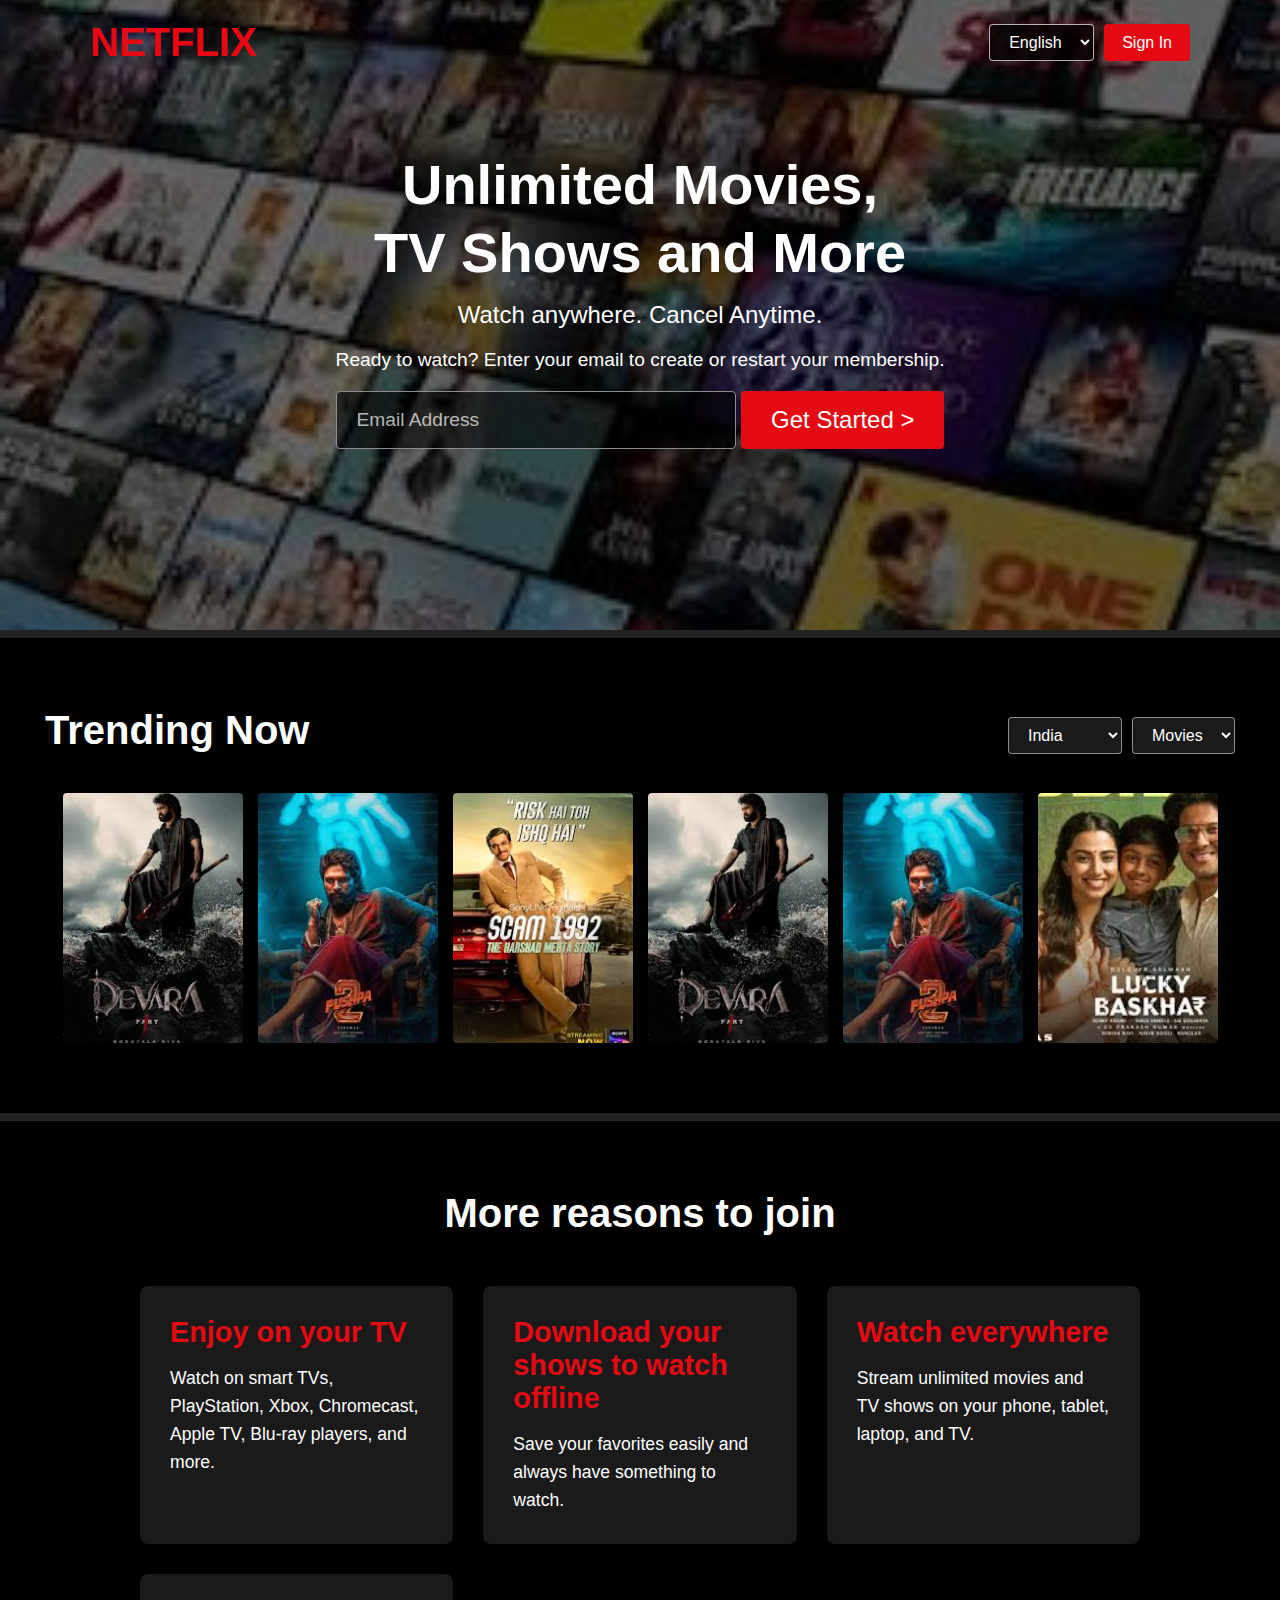
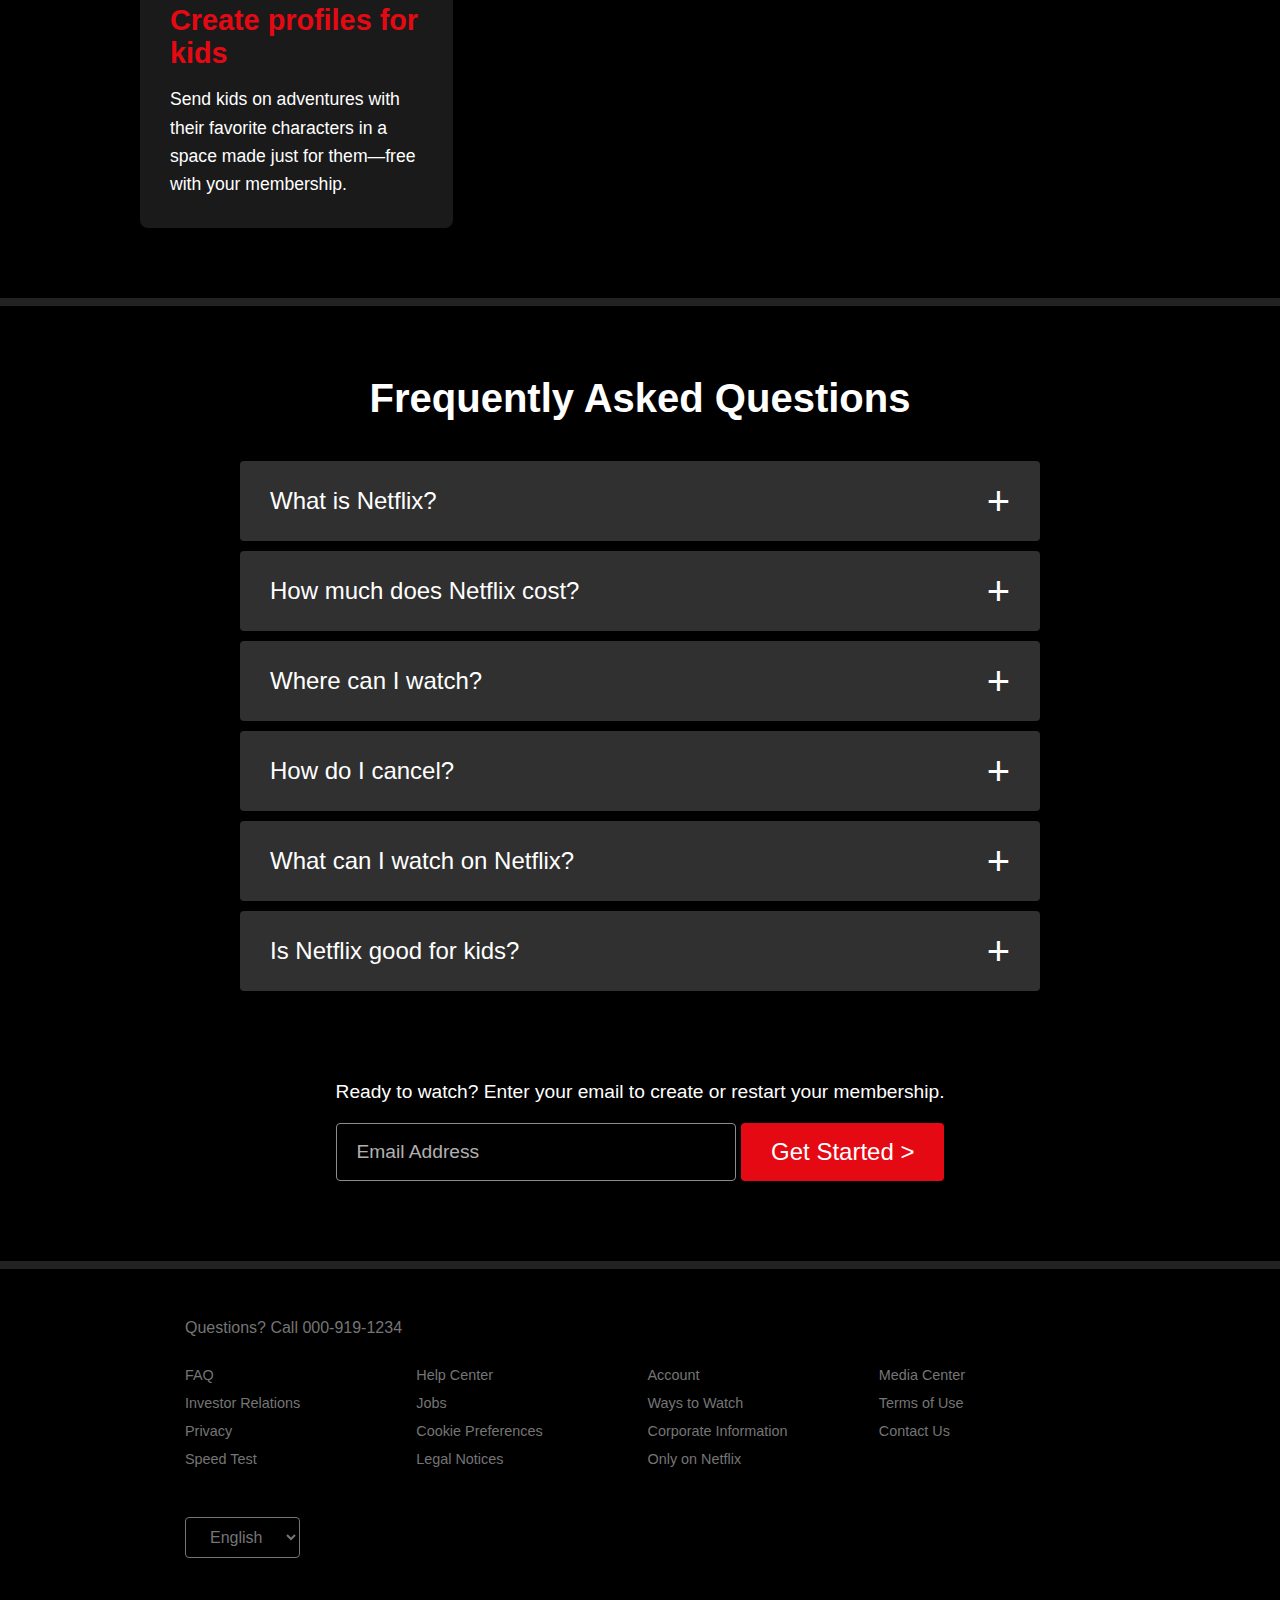
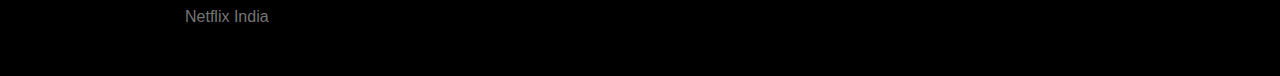
<file: portfolio2/netflix/netflix.html>
<!DOCTYPE html>
<html lang="en">
<head>
    <meta charset="UTF-8">
    <meta name="viewport" content="width=device-width, initial-scale=1.0">
    <title>Netflix</title>
    <!-- Favicon link: Using a placeholder, replace with your actual favicon -->
    <link rel="icon" href="https://placehold.co/32x32/E50914/FFFFFF?text=N" type="image/x-icon">
    <!-- Link to your external stylesheet -->
    <link rel="stylesheet" href="style.css">
</head>
<body>
    <div class="main-container">
        <header class="hero-header">
            <div class="head-blur">
                <div class="top-nav">        
                    <h1 class="netflix-logo">NETFLIX</h1>
                    <div class="nav-actions">
                        <select id="language-options" class="lang-select">
                            <option value="en">English</option>
                            <option value="hi">Hindi</option>
                        </select>
                        <button class="sign-in-btn">Sign In</button>
                    </div>
                </div>
                <div class="hero-content">
                    <h1>Unlimited Movies,<br>TV Shows and More</h1>
                    <p class="tagline">Watch anywhere. Cancel Anytime.</p>
                    <p class="cta-text">Ready to watch? Enter your email to create or restart your membership.</p>
                    <div class="email-signup">
                        <input type="email" class="email-input" placeholder="Email Address">
                        <button class="get-started-btn">Get Started &gt;</button>
                    </div>
                </div>
            </div>
        </header>    

        <hr class="section-divider">

        <section class="section-block">
            <div class="section-header">
                <h2>Trending Now</h2>
                <div class="filter-options">
                    <select id="country-option" class="filter-select">
                        <option value="india">India</option>
                        <option value="pakistan">Pakistan</option>
                    </select>
                    <select id="movie-genre" class="filter-select">
                        <option value="movies">Movies</option>
                        <option value="series">Series</option>
                    </select>
                </div>
            </div>
            <div class="movie-grid">
                <div class="movie-card movie-inner1"></div>
                <div class="movie-card movie-inner2"></div>
                <div class="movie-card movie-inner3"></div>
                <div class="movie-card movie-inner4"></div>
                <div class="movie-card movie-inner5"></div>
                <div class="movie-card movie-inner6"></div>
            </div>
        </section>

        <hr class="section-divider">

        <section class="section-block why-join-section">
            <div class="section-header">
                <h2>More reasons to join</h2>
            </div>
            <div class="reasons-grid">
                <div class="reason-card">
                    <h3>Enjoy on your TV</h3>
                    <p>Watch on smart TVs, PlayStation, Xbox, Chromecast, Apple TV, Blu-ray players, and more.</p>
                </div>
                <div class="reason-card">
                    <h3>Download your shows to watch offline</h3>
                    <p>Save your favorites easily and always have something to watch.</p>
                </div>
                <div class="reason-card">
                    <h3>Watch everywhere</h3>
                    <p>Stream unlimited movies and TV shows on your phone, tablet, laptop, and TV.</p>
                </div>
                <div class="reason-card">
                    <h3>Create profiles for kids</h3>
                    <p>Send kids on adventures with their favorite characters in a space made just for them—free with your membership.</p>
                </div>
            </div>
        </section>

        <hr class="section-divider">

        <section class="section-block faq-section">
            <h2 class="faq-title">Frequently Asked Questions</h2>
            <div class="faq-list">
                <div class="faq-item">
                    <button class="faq-question">What is Netflix? <span class="plus-icon">+</span></button>
                    <div class="faq-answer">
                        <p>Netflix is a streaming service that offers a wide variety of award-winning TV shows, movies, anime, documentaries, and more on thousands of internet-connected devices.</p>
                        <p>You can watch as much as you want, whenever you want – all for one low monthly price. There's always something new to discover, and new TV shows and movies are added every week!</p>
                    </div>
                </div>
                <div class="faq-item">
                    <button class="faq-question">How much does Netflix cost? <span class="plus-icon">+</span></button>
                    <div class="faq-answer">
                        <p>Watch Netflix on your smartphone, tablet, Smart TV, laptop, or streaming device, all for one fixed monthly fee. Plans range from ₹149 to ₹649 a month. No extra costs, no contracts.</p>
                    </div>
                </div>
                <div class="faq-item">
                    <button class="faq-question">Where can I watch? <span class="plus-icon">+</span></button>
                    <div class="faq-answer">
                        <p>Watch anywhere, anytime. Sign in with your Netflix account to watch instantly on the web at netflix.com from your personal computer or on any internet-connected device that offers the Netflix app, including smart TVs, smartphones, tablets, streaming media players and game consoles.</p>
                        <p>You can also download your favorite shows with the iOS, Android, or Windows 10 app. Use downloads to watch while you're on the go and without an internet connection. Take Netflix with you anywhere.</p>
                    </div>
                </div>
                <div class="faq-item">
                    <button class="faq-question">How do I cancel? <span class="plus-icon">+</span></button>
                    <div class="faq-answer">
                        <p>Netflix is flexible. There are no pesky contracts and no commitments. You can easily cancel your account online in two clicks. There are no cancellation fees – start or stop your account anytime.</p>
                    </div>
                </div>
                <div class="faq-item">
                    <button class="faq-question">What can I watch on Netflix? <span class="plus-icon">+</span></button>
                    <div class="faq-answer">
                        <p>Netflix has an extensive library of feature films, documentaries, TV shows, anime, award-winning Netflix originals, and more. Watch as much as you want, anytime you want.</p>
                    </div>
                </div>
                <div class="faq-item">
                    <button class="faq-question">Is Netflix good for kids? <span class="plus-icon">+</span></button>
                    <div class="faq-answer">
                        <p>The Netflix Kids experience is included in your membership to give parents control while kids enjoy family-friendly TV shows and movies in their own space.</p>
                        <p>Kids profiles come with PIN-protected parental controls that let you restrict the maturity rating of content kids can watch and block specific titles you don’t want kids to see.</p>
                    </div>
                </div>
            </div>
            <div class="last-log">
                <p>Ready to watch? Enter your email to create or restart your membership.</p>
                <div class="email-signup">
                    <input type="email" class="email-input" placeholder="Email Address">
                    <button class="get-started-btn">Get Started &gt;</button>
                </div>
            </div>
        </section>

        <hr class="section-divider">

        <footer class="main-footer">
            <p>Questions? Call 000-919-1234</p>
            <div class="footer-links-grid">
                <div class="footer-col">
                    <a href="#">FAQ</a>
                    <a href="#">Investor Relations</a>
                    <a href="#">Privacy</a>
                    <a href="#">Speed Test</a>
                </div>
                <div class="footer-col">
                    <a href="#">Help Center</a>
                    <a href="#">Jobs</a>
                    <a href="#">Cookie Preferences</a>
                    <a href="#">Legal Notices</a>
                </div>
                <div class="footer-col">
                    <a href="#">Account</a>
                    <a href="#">Ways to Watch</a>
                    <a href="#">Corporate Information</a>
                    <a href="#">Only on Netflix</a>
                </div>
                <div class="footer-col">
                    <a href="#">Media Center</a>
                    <a href="#">Terms of Use</a>
                    <a href="#">Contact Us</a>
                </div>
            </div>
            <select class="lang-select footer-lang-select">
                <option value="en">English</option>
                <option value="hi">Hindi</option>
            </select>
            <p class="netflix-country">Netflix India</p>
        </footer>
    </div>

    <script>
        document.querySelectorAll('.faq-question').forEach(button => {
            button.addEventListener('click', () => {
                const faqItem = button.closest('.faq-item');
                const answer = faqItem.querySelector('.faq-answer');
                const plusIcon = button.querySelector('.plus-icon');

                // Toggle active class on the item
                faqItem.classList.toggle('active');

                // Toggle visibility of the answer
                if (faqItem.classList.contains('active')) {
                    answer.style.maxHeight = answer.scrollHeight + 'px';
                    plusIcon.textContent = 'x'; // Change to 'x' when open
                } else {
                    answer.style.maxHeight = '0';
                    plusIcon.textContent = '+'; // Change back to '+' when closed
                }
            });
        });
    </script>
</body>
</html>
</file>
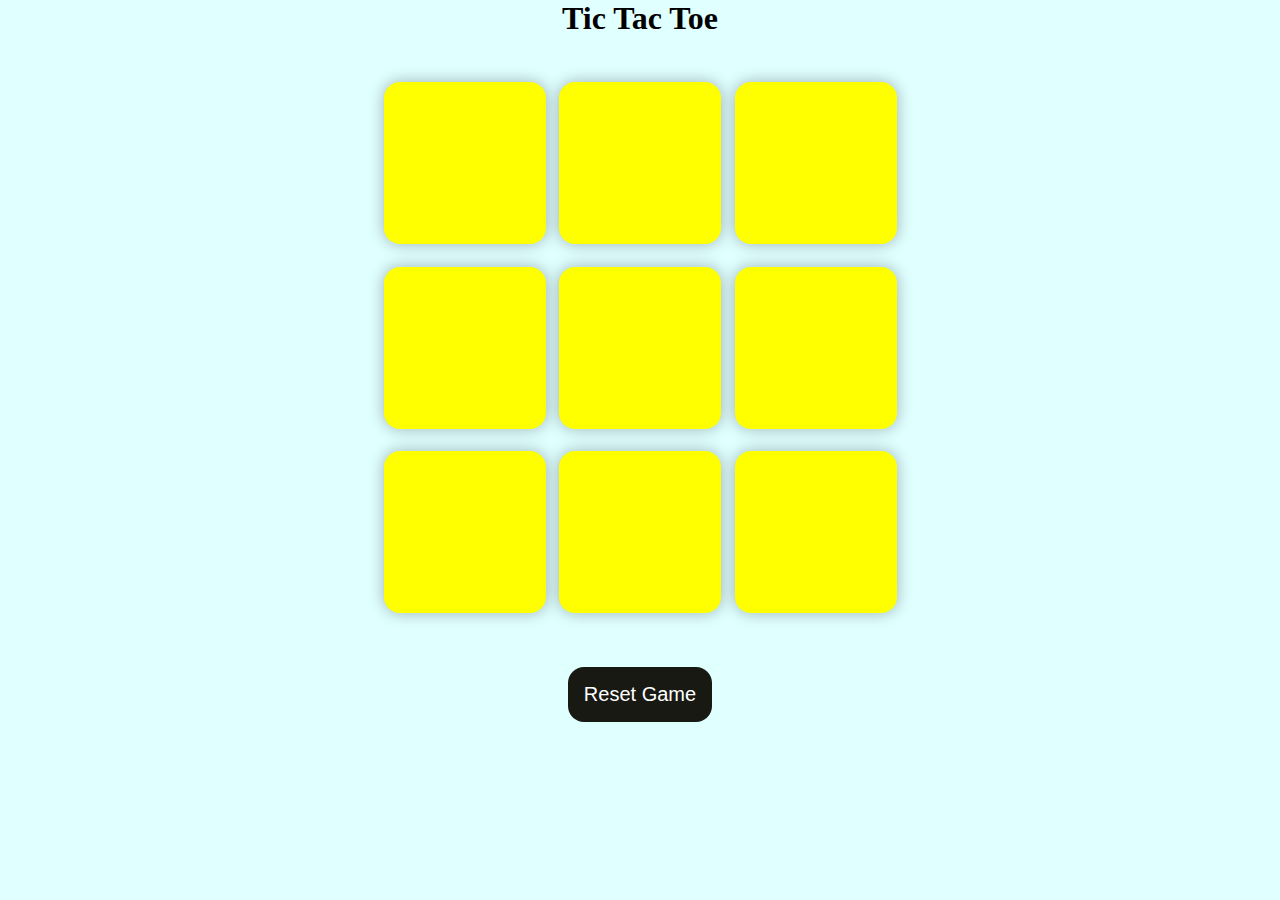
<file: portfolio2/tic toe tac game/new.html>
<html>
<head>
    <style>
        * {
            margin: 0;
            padding: 0;
        }
        body {
            background-color: lightcyan;
            text-align: center;
        }
        .container {
            height: 70vh;
            display: flex;
            justify-content: center;
            align-items: center;
        }
        .game {
            height: 60vmin;
            width: 60vmin;
            display: flex;
            flex-wrap: wrap;
            gap: 1.5vmin;
            justify-content: center;
        }
        .box {
            height: 18vmin;
            width: 18vmin;
            border-radius: 1rem;
            border: none;
            box-shadow: 0 0 1rem rgba(0,0,0,0.3);
            font-size: 8vmin;
            color: red;
            background-color: yellow;
        }
        #reset {
            padding: 1rem;
            font-size: 1.25rem;
            background: #191913;
            color: white;
            border-radius: 1rem;
            border: none;
        }
        .box:hover {
            background-color: chocolate;
        }
        #new-btn {
            padding: 1rem;
            font-size: 1.25rem;
            background: #191913;
            color: white;
            border-radius: 1rem;
            border: none;
        }
        #msg {
            font-size: 8vmin;
        }
        .msg-container {
            height: 30vmin;
        }
        .hide {
            display: none;
        }
    </style>
</head>
<body>
    <div class="msg-container hide">
        <p id="msg">Winner</p>
        <button id="new-btn">New Game</button>
    </div>
    <main>
        <h1>Tic Tac Toe</h1>
        <div class="container">
            <div class="game">
                <button class="box"></button>
                <button class="box"></button>
                <button class="box"></button>
                <button class="box"></button>
                <button class="box"></button>
                <button class="box"></button>
                <button class="box"></button>
                <button class="box"></button>
                <button class="box"></button>
            </div>
        </div>
        <button id="reset">Reset Game</button>
    </main>
    <script>
        let boxes = document.querySelectorAll('.box');
        let resetBtn = document.querySelector('#reset');
        let turnO = true; // Player O starts
        let newGameBtn = document.querySelector('#new-btn');
        let msgContainer = document.querySelector('.msg-container');
        let msg = document.querySelector('#msg');

        const winPatterns = [
            [0, 1, 2],
            [0, 3, 6],
            [0, 4, 8],
            [1, 4, 7],
            [2, 5, 8],
            [2, 4, 6],
            [3, 4, 5],
            [6, 7, 8]
        ];

        boxes.forEach((box) => {
            box.addEventListener('click', function () {
                if (turnO) {
                    box.innerText = 'O';
                    box.style.color = 'green';
                    turnO = false;
                    box.disabled = true;
                    checkWinner();
                } else {
                    box.innerText = 'X';
                    box.style.color = 'black';
                    turnO = true;
                    box.disabled = true;
                    checkWinner();
                }
            });
        });

        const enableBoxes = () => {
            for (let box of boxes) {
                box.disabled = false;
                box.innerText = "";
            }
        };

        const disableBoxes = () => {
            for (let box of boxes) {
                box.disabled = true;
            }
        };

        const showWinner = (winner) => {
            msg.innerText = `Congratulations, Winner is ${winner}`;
            msgContainer.classList.remove('hide');
            disableBoxes();
        };

        const checkWinner = () => {
            let hasWin = false;
            for (let pattern of winPatterns) {
                let pos1Val = boxes[pattern[0]].innerText;
                let pos2Val = boxes[pattern[1]].innerText;
                let pos3Val = boxes[pattern[2]].innerText;

                if (pos1Val !== "" && pos2Val!=="" && pos3Val!=="" && 
                    pos1Val === pos2Val && pos2Val === pos3Val) {
                    showWinner(pos1Val);
                    hasWin = true;
                    return;
                }
            }

            if (!hasWin) {
                const allBoxes = [...boxes].every((box) => box.innerText !== "");
                if (allBoxes) {
                    msgContainer.classList.remove('hide');
                    msg.innerText = 'Match Drawn';
                }
            }
        };

        const resetGame = () => {
            turnO = true;
            enableBoxes();
            msgContainer.classList.add('hide');
        };

        newGameBtn.addEventListener('click', resetGame);
        resetBtn.addEventListener('click', resetGame);
    </script>
</body>
</html>
</file>
<file: portfolio2/flipkart2/style.css>
/* Universal Styles */
* {
    padding: 0;
    margin: 0;
    box-sizing: border-box; /* Added for easier box model management */
}

body {
    font-family: Arial, sans-serif;
    background-color: rgba(211, 211, 211, 0.315);
}

.container {
    width: 100%;
}

/* Header Styles */
.headers {
    height: 60px;
    width: 100%;
    position: fixed;
    display: flex;
    align-items: center; /* Vertically align items */
    padding: 10px 20px;
    background-color: white;
    top: 0;
    z-index: 1000; /* Ensure header stays on top */
    box-shadow: 0 2px 5px rgba(0,0,0,0.1); /* Added subtle shadow */
}

.flip {
    display: flex;
    flex-direction: column; /* Stack logo and text */
    align-items: center;
    margin-right: 20px;
}

.flip img {
    height: 24px; /* Adjusted logo size */
}

.exp {
    color: lightslategray;
    font-size: 10px;
    margin-top: 2px;
}

.exp span {
    color: rgb(246, 246, 3);
    font-weight: bold;
}

.search-bar { /* New class to group search icon and input */
    display: flex;
    flex-grow: 1; /* Allow search bar to take available space */
    max-width: 600px; /* Limit search bar width on large screens */
}

.se {
    height: 40px;
    width: 40px;
    background-color: ghostwhite;
    display: flex;
    align-items: center;
    justify-content: center;
    border-top-left-radius: 4px; /* Adjusted radius for search icon */
    border-bottom-left-radius: 4px;
    font-size: 18px;
    color: gray;
}

.inp {
    flex-grow: 1; /* Allow input to take available space */
    height: 40px;
    border: none;
    background-color: ghostwhite;
    padding: 0 10px;
    font-size: 16px;
    border-top-right-radius: 4px; /* Adjusted radius for input */
    border-bottom-right-radius: 4px;
    outline: none; /* Remove outline on focus */
}

.us, .carts, .shop {
    font-size: 20px;
    margin-left: 20px;
    cursor: pointer;
    /* align-items: center;
    text-align: center; */
    white-space: nowrap; /* Prevent text wrapping */
}
@media(max-width:400px){
    .us, .carts, .shop ,#login-options {
        align-items: center;
        /* display: block; */
        /* border:2px solid black; */
        width:100%;
        text-align: center;
        /* align-se */
        /* text-align: center; */
        /* margin:0 auto; */
        /* visibility: hidden; */
        /* justify-content: center; */ */

    }
    .cart2,.seller{
        text-align: center;
    }

}

#login-options, .category-select { /* Renamed from #cars to be more descriptive */
    margin-left: 10px;
    border: none;
    font-size: 16px;
    font-weight: 300;
    background-color: white;
    cursor: pointer;
    padding: 5px;
    outline: none;
}

.carts2, .seller {
    font-size: 16px;
    margin-left: 5px;
    white-space: nowrap;
}

/* Items Section (Top Categories) */
#items {
    display: flex;
    justify-content: space-evenly;
    flex-wrap: wrap; /* Allow items to wrap on smaller screens */
    width: 95%;
    margin: 100px auto 20px auto; /* Adjusted margin for fixed header */
    background-color: white;
    padding: 10px 0;
    border-radius: 4px;
    box-shadow: 0 2px 5px rgba(0,0,0,0.1);
}

.box-item { /* Unified class for all category boxes */
    width: 100px;
    display: flex;
    flex-direction: column;
    align-items: center;
    text-align: center;
    padding: 10px 0;
    margin: 5px; /* Added margin for spacing */
}

.imgg {
    height: 64px; /* Adjusted image size */
    width: 64px;
    object-fit: contain;
    margin-bottom: 5px;
}

.cont p, .cont select {
    font-size: 14px;
    font-weight: 500;
    color: #333;
}

/* Slider */
.slider {
    height: 200px;
    width: 95%; /* Adjust width to match #items */
    margin: 10px auto;
    background-image: url('back.webp'); /* Ensure this path is correct */
    background-size: cover;
    background-position: center;
    border-radius: 4px;
}

/* Main Product Boxes Section */
.mainbox {
    display: flex;
    flex-wrap: wrap; /* Allow main boxes to wrap */
    justify-content: space-evenly;
    margin-top: 10px;
    width: 100%;
}

.boxes {
    width: 78%; /* Adjusted width for better responsiveness, leaving space for boxes1 */
    display: flex;
    flex-wrap: wrap;
    justify-content: space-evenly;
    background-color: white;
    padding: 10px;
    border-radius: 4px;
    box-shadow: 0 2px 5px rgba(0,0,0,0.1);
    margin-bottom: 20px; /* Space between sections */
}

.mains h2 {
    width: 100%;
    text-align: center;
    margin-bottom: 10px;
    font-size: 24px;
    color: #333;
}

.product-box { /* Unified class for all product display boxes */
    width: 18%; /* Adjusted for 5 boxes per row */
    margin: 10px;
    background-color: white;
    border-radius: 4px;
    overflow: hidden; /* Hide overflow for images */
    box-shadow: 0 2px 5px rgba(0,0,0,0.1);
    text-align: center;
    min-width: 120px; /* Minimum width for product boxes */
}

.child1 {
    height: 120px; /* Adjusted image height */
    width: 100%;
    display: flex;
    justify-content: center;
    align-items: center;
    overflow: hidden;
}

.chi-img {
    max-height: 100%;
    max-width: 100%;
    object-fit: contain;
}

.child2 {
    padding: 10px;
}

.pp {
    font-size: 14px;
    margin-bottom: 5px;
    color: #555;
}

.boll {
    font-weight: bold;
    color: green; /* Emphasize price */
}

.boxes1 {
    width: 20%; /* Adjusted width for better responsiveness */
    background-color: #003cff; /* Example background */
    border-radius: 4px;
    overflow: hidden;
    box-shadow: 0 2px 5px rgba(0,0,0,0.1);
    display: flex;
    align-items: center;
    justify-content: center;
    margin-left: 20px; /* Spacing from the main product boxes */
}

.chill-1 {
    width: 100%;
    height: 100%;
    object-fit: cover;
}

/* Big Section with Multiple Items (e.g., Daily Deals) */
.big {
    height: auto; /* Allow height to adjust */
    width: 95%;
    margin: 20px auto;
    display: flex;
    flex-wrap: wrap;
    justify-content: space-evenly;
}

.itemsmains {
    display: flex;
    flex-direction: column;
    width: 70%; /* Adjusted width */
    background-color: white;
    border-radius: 4px;
    box-shadow: 0 2px 5px rgba(0,0,0,0.1);
    padding: 10px;
    margin-bottom: 20px;
}

.items-row { /* New class for rows of small product items */
    display: flex;
    justify-content: space-evenly;
    flex-wrap: wrap;
    width: 100%;
    margin-top: 10px;
}

.bigimg {
    width: 25%; /* Adjusted width */
    background-color: blue;
    border-radius: 4px;
    overflow: hidden;
    box-shadow: 0 2px 5px rgba(0,0,0,0.1);
    margin-left: 20px;
    display: flex;
    align-items: center;
    justify-content: center;
}

.bakimgg {
    width: 100%;
    height: 100%;
    object-fit: cover;
}

/* Description Section */
.description {
    width: 95%;
    margin: 20px auto;
    padding: 20px;
    background-color: white;
    border-radius: 4px;
    box-shadow: 0 2px 5px rgba(0,0,0,0.1);
    color: gray;
    line-height: 1.6;
}

.description h2 {
    font-size: 20px;
    margin-bottom: 10px;
    color: #333;
}

.description p {
    margin-bottom: 15px;
    font-size: 14px;
}

.description b {
    color: #333;
}

.linkes {
    color: #007bff; /* Blue for links */
    text-decoration: none;
}

.linkes:hover {
    text-decoration: underline;
}

/* Footer Styles */
#foomain { /* Container for footer sections */
    width: 100%;
    background-color: rgba(0, 0, 0, 0.823);
    color: white;
    padding-top: 30px;
}

footer {
    width: 100%;
    display: flex;
    flex-wrap: wrap;
    justify-content: space-evenly;
    padding: 0 20px 30px 20px; /* Adjusted padding */
}

.foo {
    width: 18%; /* Adjusted width for footer columns */
    padding: 10px;
    margin-bottom: 20px; /* Space between rows on smaller screens */
    min-width: 150px; /* Ensure minimum width for readability */
}

.main_head {
    color: gray;
    margin-bottom: 15px;
    font-size: 13px;
    text-transform: uppercase;
}

.foo p {
    margin-bottom: 8px;
    font-size: 14px;
    font-weight: 300;
}

.medium { /* Vertical separator */
    height: 180px; /* Adjusted height */
    width: 1px;
    background-color: grey;
    margin: 20px 0; /* Add vertical margin */
}

.icons-1 {
    display: flex;
    align-items: center;
    margin-top: 15px;
}

.icons-1 p {
    margin-right: 10px;
    font-size: 14px;
    font-weight: normal;
}

.icons {
    font-size: 18px;
    margin-right: 10px;
    color: white;
}

.lastka { /* Horizontal separator */
    width: 95%;
    background-color: grey;
    height: 1px;
    margin: 20px auto; /* Centered horizontal rule */
}

.last {
    width: 95%;
    display: flex;
    flex-wrap: wrap;
    justify-content: space-evenly;
    padding: 20px 0;
    color: white;
    font-size: 14px;
    align-items: center;
    margin: 0 auto;
}

.boxl {
    display: flex;
    align-items: center;
    margin: 10px;
    white-space: nowrap;
}

.boxl i, .boxl img {
    margin-right: 10px;
    font-size: 18px;
}

.lastiim {
    height: 20px;
    width: auto;
}

/* Media Queries */

/* Tablets and larger phones (max-width: 992px) */
@media (max-width: 992px) {
    .headers {
        padding: 10px;
        flex-wrap: wrap;
        height: auto;
        justify-content: center; /* Center header items */
    }

    .flip {
        width: 100%;
        justify-content: center;
        margin-bottom: 10px;
        margin-right: 0;
    }

    .search-bar {
        width: 95%;
        margin-bottom: 10px;
        max-width: 100%; /* Allow full width */
    }

    .se, .inp {
        height: 38px; /* Slightly smaller input */
        font-size: 15px;
    }

    .us, #login-options, .carts, .carts2, .shop, .seller {
        margin-left: 10px;
        font-size: 14px;
    }

    #items {
        margin-top: 150px; /* Adjust for header height */
        justify-content: center;
        width: 98%; /* Take more width */
    }

    .box-item {
        width: 120px; /* Slightly larger for better tap targets */
        margin: 5px;
    }

    .slider {
        width: 98%;
    }

    .mainbox {
        flex-direction: column; /* Stack main product section and side image */
        align-items: center;
    }

    .boxes {
        width: 98%; /* Take full width on tablets */
        margin: 0 auto 20px auto;
    }

    .product-box {
        width: 30%; /* 3 boxes per row */
        min-width: 150px;
        margin: 8px;
    }

    .boxes1 {
        width: 98%; /* Full width on tablets */
        margin-left: 0;
        margin-top: 20px;
        height: 200px;
    }

    .big {
        flex-direction: column; /* Stack big sections vertically */
        align-items: center;
        width: 98%;
    }

    .itemsmains {
        width: 98%; /* Full width on tablets */
        padding: 10px;
    }

    .items-row .box-item {
        width: 45%; /* 2 boxes per row for the smaller items */
        margin: 5px;
    }

    .bigimg {
        width: 98%; /* Full width on tablets */
        margin-left: 0;
        margin-top: 20px;
        height: 250px;
    }

    .description {
        width: 98%;
        padding: 15px;
    }

    footer {
        padding: 20px;
        justify-content: space-between; /* Adjust spacing */
    }

    .foo {
        width: 48%; /* Two columns in footer */
        padding: 10px;
        text-align: left; /* Align text to left */
        margin-bottom: 20px;
    }
    .foo p {
        font-size: 13px;
    }
    .medium {
        display: none; /* Hide vertical separator for better responsiveness */
    }
    .lastka {
        width: 98%;
    }
    .last {
        flex-wrap: wrap;
        justify-content: center;
        width: 98%;
        padding: 10px 0;
    }
    .boxl {
        width: auto; /* Auto width */
        margin: 5px 15px; /* Spacing */
    }
}

/* Mobile phones (max-width: 599px) */
@media (max-width: 599px) {
    .headers {
        flex-direction: column;
        height: auto;
        padding-bottom: 10px;
        align-items: flex-start; /* Align header items to start */
    }

    .flip {
        margin-bottom: 10px;
        align-items: flex-start;
    }

    .search-bar {
        width: 95%;
        margin-bottom: 10px;
    }

    .se, .inp {
        height: 35px;
        font-size: 14px;
    }

    .us, #login-options, .carts, .carts2, .shop, .seller {
        margin: 5px 10px;
        font-size: 12px;
    }
    .carts2, .seller {
        display: none; /* Hide text to save space on very small screens */
    }
    #login-options {
        margin-left: 5px; /* Adjust spacing */
    }

    #items {
        margin-top: 180px; /* Adjust for taller header */
        padding: 5px 0;
        width: 100%;
    }

    .box-item {
        width: 80px; /* Smaller boxes */
        padding: 5px 0;
        margin: 3px;
    }
    .imgg {
        height: 50px;
        width: 50px;
    }
    .cont p, .cont select {
        font-size: 12px;
    }

    .slider {
        height: 150px;
        width: 100%;
    }

    .boxes {
        width: 100%;
        padding: 5px;
    }

    .mains h2 {
        font-size: 20px;
    }

    .product-box {
        width: 45%; /* 2 boxes per row on smaller screens */
        margin: 5px;
        min-width: unset; /* Remove min-width to allow shrinking */
    }
    .child1 {
        height: 100px;
    }
    .pp {
        font-size: 12px;
    }
    .boll {
        font-size: 13px;
    }

    .boxes1 {
        height: 150px;
        width: 100%;
    }

    .big {
        width: 100%;
    }
    .itemsmains {
        width: 100%;
    }
    .items-row .box-item {
        width: 48%; /* Adjust for very small screens, keep 2 per row */
        margin: 2px;
    }

    .bigimg {
        width: 100%;
        height: 200px;
    }

    .description {
        width: 100%;
        padding: 10px;
    }
    .description h2 {
        font-size: 18px;
    }
    .description p {
        font-size: 13px;
    }

    footer {
        padding: 15px 10px;
    }

    .foo {
        width: 100%; /* Each footer column takes full width */
        text-align: center;
        padding: 10px 0;
        min-width: unset;
    }
    .foo p {
        font-size: 13px;
    }
    .main_head {
        font-size: 11px;
    }

    .icons-1 {
        justify-content: center;
    }

    .last {
        flex-direction: column;
        align-items: center;
        padding: 10px 0;
        width: 100%;
    }

    .boxl {
        margin: 5px;
        width: auto;
    }

    .lastiim, .lastbox6 { /* Hide the last image and its container if needed */
        display: none;
    }
    .lastbox5{
        display: none; /* Hiding copyright info on smallest screens */
    }
}

/* Extra small screens (e.g., 320px - 400px) */
@media (max-width: 400px) {
    .flip img {
        height: 20px;
    }
    .exp {
        font-size: 8px;
    }
    .us, .carts, .shop {
        margin-left: 5px;
        font-size: 10px;
    }
    #login-options {
        font-size: 10px;
    }

    #items {
        margin-top: 140px; /* Adjust for header height */
    }

    .box-item {
        width: 70px;
        font-size: 11px;
    }
    .imgg {
        height: 40px;
        width: 40px;
    }

    .slider {
        height: 120px;
    }

    .mains h2 {
        font-size: 18px;
    }

    .product-box {
        width: 48%; /* Keep 2 per row */
        margin: 3px;
    }
    .child1 {
        height: 80px;
    }
    .pp {
        font-size: 11px;
    }
    .boll {
        font-size: 12px;
    }

    .boxes1 {
        height: 120px;
    }

    .bigimg {
        height: 180px;
    }

    .description h2 {
        font-size: 16px;
    }
    .description p {
        font-size: 12px;
    }

    .foo p {
        font-size: 12px;
    }
    .main_head {
        font-size: 10px;
    }

    .last {
        font-size: 12px;
    }
    .boxl i, .boxl img {
        font-size: 16px;
    }
}
</file>
<file: portfolio2/Simcon game/style.css>
body{
   text-align: center;
    background-color: cadetblue;
}

.button-container{
   display: flex;
   justify-content: center;
}
.box{
    height:150px;
    width:150px;
    border-radius: 20%;
    border:10px solid black;
    margin: 2.5rem;
}

.red{
    background-color: rgb(215, 38, 68);
}
.skyblue{
    background-color: skyblue;
}
.orange{
    background-color: orange;
}
.lightgray{
    background-color: lightgray;
}
.flash{
    background-color:white;
}
.redalert{
    background-color: red;
}

.score{ 
    height: 30px;
    justify-content: flex-end;
    align-content: center;
    color: blue;
    width: 100%;
    text-transform: capitalize;
    display: flex;
}
h3{
    display: flex;
    justify-self: flex-end;
    position: fixed;
    top:0;
    margin: 0;
}
p{
    font-size: 1rem;
    font-weight: bolder;
    justify-self: center;
    width: 100%;
}
</file>
<file: portfolio2/netflix/style.css>
/* Universal Styles */
* {
    padding: 0;
    margin: 0;
    box-sizing: border-box; /* Essential for responsive layouts */
}

body {
    font-family: Arial, sans-serif;
    background-color: black; /* Main background color */
    color: white;
    overflow-x: hidden; /* Prevent horizontal scrollbar */
}

/* Main Container to limit width and center content */
.main-container {
    width: 100%;
    max-width: 1920px; /* Max width for very large screens */
    margin: 0 auto;
}

/* Header Section */
.hero-header {
    width: 100%;
    background-image: url('backgoundimage.jpg'); /* Ensure this path is correct */
    background-repeat: no-repeat;
    background-size: cover;
    background-position: center;
    color: white;
    position: relative; /* For the blur overlay */
    height: 70vh; /* Responsive height */
    display: flex;
    flex-direction: column;
    justify-content: center; /* Center content vertically */
    align-items: center; /* Center content horizontally */
    text-align: center;
}

.head-blur {
    background-color: rgba(0, 0, 0, 0.5); /* Semi-transparent overlay */
    position: absolute;
    top: 0;
    left: 0;
    width: 100%;
    height: 100%;
    display: flex;
    flex-direction: column;
    align-items: center;
    justify-content: flex-start; /* Align content to top initially */
    padding-bottom: 20px; /* Space for content below */
}
@media(max-width:480px){
    .head-blur{
    height:100%;
    overflow:auto;
    }
}

.top-nav {
    display: flex;
    justify-content: space-between;
    align-items: center;
    width: 90%; /* Responsive width */
    max-width: 1100px; /* Max width for nav */
    padding: 20px 0;
    position: absolute; /* Position relative to .head-blur */
    top: 0;
    left: 50%;
    transform: translateX(-50%);
    z-index: 10;
}

.netflix-logo {
    color: #E50914; /* Netflix red */
    font-size: 2.5rem;
    font-weight: 800;
}

.nav-actions {
    display: flex;
    gap: 10px;
}

.lang-select {
    background-color: rgba(0, 0, 0, 0.7);
    color: white;
    border: 1px solid rgba(255, 255, 255, 0.7);
    padding: 8px 15px;
    border-radius: 4px;
    font-size: 1rem;
    cursor: pointer;
}

.sign-in-btn {
    background-color: #E50914;
    color: white;
    border: none;
    padding: 8px 18px;
    border-radius: 4px;
    font-size: 1rem;
    cursor: pointer;
    transition: background-color 0.3s ease;
}

.sign-in-btn:hover {
    background-color: #F40612;
}

.hero-content {
    display: flex;
    flex-direction: column;
    align-items: center;
    justify-content: center;
    height: 100%; /* Take full height of parent */
    padding: 10px 20px;
    max-width: 900px; /* Limit content width */
}

.hero-content h1 {
    font-size: 3.5rem;
    font-weight: 700;
    margin-bottom: 15px;
    line-height: 1.2;
}

.tagline {
    font-size: 1.5rem;
    margin-bottom: 20px;
}

.cta-text {
    font-size: 1.2rem;
    margin-bottom: 20px;
}

.email-signup {
    display: flex;
    flex-wrap: wrap; /* Allow elements to wrap on smaller screens */
    justify-content: center;
    width: 100%;
    max-width: 700px; /* Limit form width */
}

.email-input {
    flex-grow: 1; /* Allow input to grow */
    min-width: 250px; /* Minimum width for input */
    padding: 15px 20px;
    border: 1px solid #8c8c8c;
    border-radius: 4px;
    font-size: 1.2rem;
    background-color: rgba(0, 0, 0, 0.6);
    color: white;
    margin-bottom: 10px; /* Space when wrapped */
}

.email-input::placeholder {
    color: rgba(255, 255, 255, 0.7);
}

.get-started-btn {
    background-color: #E50914;
    color: white;
    border: none;
    padding: 15px 30px;
    border-radius: 4px;
    font-size: 1.5rem;
    cursor: pointer;
    margin-left: 5px;
    margin-bottom: 10px; /* Space when wrapped */
    transition: background-color 0.3s ease;
}

.get-started-btn:hover {
    background-color: #F40612;
}

/* Section Dividers */
.section-divider {
    border: none;
    border-top: 8px solid #222; /* Dark grey line */
    margin: 0; /* No margin as sections handle their own padding */
}

/* Generic Section Styles */
.section-block {
    padding: 70px 45px; /* Ample padding for sections */
    background-color: black;
    color: white;
    display: flex;
    flex-direction: column;
    align-items: center;
    text-align: center;
}

.section-header {
    width: 100%;
    display: flex;
    justify-content: space-between;
    align-items: center;
    margin-bottom: 30px;
    flex-wrap: wrap; /* Allow header elements to wrap */
}

.section-header h2 {
    font-size: 2.5rem;
    font-weight: 700;
    text-align: left; /* Align title to left */
    flex-grow: 1; /* Allow title to take space */
    margin-bottom: 10px; /* For wrapped elements */
}

.filter-options {
    display: flex;
    gap: 10px;
    flex-wrap: wrap; /* Allow filters to wrap */
}

.filter-select {
    background-color: rgba(255, 255, 255, 0.1);
    color: white;
    border: 1px solid rgba(255, 255, 255, 0.5);
    padding: 8px 15px;
    border-radius: 4px;
    font-size: 1rem;
    cursor: pointer;
}

/* Movie Grid Section */
.movie-grid {
    display: flex;
    flex-wrap: wrap;
    justify-content: center;
    gap: 15px; /* Spacing between movie cards */
    width: 100%;
    max-width: 1200px; /* Max width for the grid */
}

.movie-card {
    width: 180px; /* Fixed width for movie cards */
    height: 250px; /* Fixed height */
    border-radius: 4px;
    overflow: hidden;
    background-color: #333; /* Placeholder background */
    background-size: cover;
    background-position: center;
    transition: transform 0.2s ease-in-out;
}

.movie-card:hover {
    transform: scale(1.05);
}

/* Specific movie card backgrounds */
.movie-inner1 { background-image: url('devra.jpg'); } /* Ensure image paths are correct */
.movie-inner2 { background-image: url('pushpa2.jpg'); }
.movie-inner3 { background-image: url('scam.jpg'); }
.movie-inner4 { background-image: url('devra.jpg'); }
.movie-inner5 { background-image: url('pushpa2.jpg'); }
.movie-inner6 { background-image: url('lucky_bhasker.jpg'); background-position: -60px center; } /* Adjusted position for lucky_bhasker */

/* Why Join Section */
.why-join-section .section-header {
    justify-content: center; /* Center header title */
    margin-bottom: 40px;
}
.why-join-section .section-header h2 {
    text-align: center;
}

.reasons-grid {
    display: grid;
    grid-template-columns: repeat(auto-fit, minmax(280px, 1fr));
    gap: 30px;
    width: 100%;
    max-width: 1000px;
}

.reason-card {
    background-color: #1a1a1a;
    padding: 30px;
    border-radius: 8px;
    text-align: left;
    box-shadow: 0 4px 10px rgba(0,0,0,0.3);
    transition: transform 0.3s ease;
}

.reason-card:hover {
    transform: translateY(-5px);
}

.reason-card h3 {
    font-size: 1.8rem;
    margin-bottom: 15px;
    color: #E50914;
}

.reason-card p {
    font-size: 1.1rem;
    line-height: 1.6;
}

/* FAQ Section */
.faq-section {
    padding-top: 70px;
    padding-bottom: 70px;
}

.faq-title {
    font-size: 2.5rem;
    margin-bottom: 40px;
}

.faq-list {
    width: 100%;
    max-width: 800px; /* Max width for FAQ items */
    margin-bottom: 40px;
}

.faq-item {
    background-color: #303030;
    margin-bottom: 10px;
    border-radius: 4px;
    overflow: hidden;
}

.faq-question {
    width: 100%;
    background-color: #303030;
    color: white;
    font-size: 1.5rem;
    padding: 20px 30px;
    border: none;
    text-align: left;
    cursor: pointer;
    display: flex;
    justify-content: space-between;
    align-items: center;
    transition: background-color 0.3s ease;
}

.faq-question:hover {
    background-color: #414141;
}

.plus-icon {
    font-size: 2.5rem;
    line-height: 1; /* Adjust line-height for better alignment */
    transition: transform 0.3s ease;
}

.faq-item.active .plus-icon {
    transform: rotate(45deg); /* Rotate plus to form 'x' */
}

.faq-answer {
    background-color: #303030;
    color: white;
    font-size: 1.2rem;
    padding: 0 30px;
    max-height: 0; /* Start hidden */
    overflow: hidden;
    transition: max-height 0.3s ease-in-out, padding 0.3s ease-in-out;
}

.faq-item.active .faq-answer {
    padding-top: 20px;
    padding-bottom: 20px;
}

.faq-answer p {
    margin-bottom: 15px;
}
.faq-answer p:last-child {
    margin-bottom: 0;
}

.last-log {
    margin-top: 40px;
    text-align: center;
}

.last-log p {
    font-size: 1.2rem;
    margin-bottom: 20px;
}

/* Footer */
.main-footer {
    background-color: black;
    color: #757575;
    padding: 50px 45px;
    text-align: left;
    display: flex;
    flex-direction: column;
    align-items: flex-start;
    gap: 30px;
    max-width: 1000px; /* Limit footer width */
    margin: 0 auto;
}

.main-footer p {
    font-size: 1rem;
    color: #757575;
}

.footer-links-grid {
    display: grid;
    grid-template-columns: repeat(auto-fit, minmax(180px, 1fr)); /* 4 columns on large, adjust */
    gap: 15px;
    width: 100%;
}

.footer-col {
    display: flex;
    flex-direction: column;
    gap: 12px;
}

.footer-col a {
    color: #757575;
    text-decoration: none;
    font-size: 0.9rem;
    transition: text-decoration 0.3s ease;
}

.footer-col a:hover {
    text-decoration: underline;
}

.footer-lang-select {
    background-color: transparent;
    border: 1px solid #757575;
    color: #757575;
    padding: 10px 20px;
    border-radius: 4px;
    font-size: 1rem;
    margin-top: 20px;
}

.netflix-country {
    font-size: 0.9rem;
    margin-top: 20px;
}

/* Media Queries for Responsiveness */

/* Tablet and smaller desktops (max-width: 1024px) */
@media (max-width: 1024px) {
    .hero-content h1 {
        font-size: 3rem;
    }
    .tagline {
        font-size: 1.3rem;
    }
    .cta-text {
        font-size: 1.1rem;
    }
    .email-input, .get-started-btn {
        font-size: 1.1rem;
        padding: 12px 25px;
    }

    .section-block {
        padding: 50px 30px;
    }
    .section-header h2 {
        font-size: 2.2rem;
    }
    .movie-card {
        width: 160px;
        height: 220px;
    }
    .reason-card h3 {
        font-size: 1.6rem;
    }
    .reason-card p {
        font-size: 1rem;
    }
    .faq-question {
        font-size: 1.3rem;
        padding: 18px 25px;
    }
    .faq-answer {
        font-size: 1.1rem;
        padding: 0 25px;
    }
    .faq-item.active .faq-answer {
        padding-top: 15px;
        padding-bottom: 15px;
    }
    .faq-title {
        font-size: 2.2rem;
    }
    .last-log p {
        font-size: 1.1rem;
    }
    .main-footer {
        padding: 40px 30px;
    }
    .footer-links-grid {
        grid-template-columns: repeat(auto-fit, minmax(150px, 1fr));
    }
}

/* Mobile devices (max-width: 768px) */
@media (max-width: 768px) {
    .hero-header {
        height: 60vh; /* Adjust height for mobile */
    }
    .top-nav {
        flex-direction: column; /* Stack logo and actions */
        width: 90%;
        padding: 15px 0;
        position: static; /* Allow normal flow */
        transform: none;
    }
    .netflix-logo {
        font-size: 2rem;
        margin-bottom: 10px; /* Space between logo and actions */
    }
    .nav-actions {
        width: 100%;
        justify-content: center; /* Center buttons */
        gap: 8px;
    }

    .hero-content {
        padding: 0 15px;
        justify-content: flex-end; /* Push content to bottom in small hero */
        padding-bottom: 20px;
    }
    .hero-content h1 {
        font-size: 2rem;
    }
    .tagline {
        font-size: 1.1rem;
    }
    .cta-text {
        font-size: 0.9rem;
    }
    .email-signup {
        flex-direction: column; /* Stack email input and button */
        align-items: center;
    }
    .email-input {
        width: 90%; /* Max width for input */
        margin-right: 0;
        margin-bottom: 10px;
    }
    .get-started-btn {
        width: 70%; /* Adjust button width */
        margin-left: 0;
        padding: 12px 20px;
        font-size: 1.2rem;
    }

    .section-block {
        padding: 40px 20px;
    }
    .section-header {
        flex-direction: column; /* Stack header elements */
        align-items: flex-start; /* Align to left */
        margin-bottom: 20px;
    }
    .section-header h2 {
        font-size: 1.8rem;
        margin-bottom: 15px;
        text-align: center; /* Center title when stacked */
        width: 100%;
    }
    .filter-options {
        justify-content: center;
        width: 100%;
    }
    .filter-select {
        padding: 6px 12px;
        font-size: 0.9rem;
    }

    .movie-grid {
        justify-content: space-around; /* Distribute cards evenly */
        gap: 10px;
    }
    .movie-card {
        width: 140px;
        height: 200px;
    }
    .why-join-section .section-header h2 {
        font-size: 1.8rem;
    }
    .reasons-grid {
        grid-template-columns: 1fr; /* Stack reasons vertically */
        gap: 20px;
    }
    .reason-card {
        padding: 20px;
        text-align: center;
    }
    .reason-card h3 {
        font-size: 1.5rem;
    }
    .reason-card p {
        font-size: 1rem;
    }

    .faq-title {
        font-size: 2rem;
        margin-bottom: 30px;
    }
    .faq-question {
        font-size: 1.1rem;
        padding: 15px 20px;
    }
    .plus-icon {
        font-size: 2rem;
    }
    .faq-answer {
        font-size: 1rem;
        padding: 0 20px;
    }
    .faq-item.active .faq-answer {
        padding-top: 10px;
        padding-bottom: 10px;
    }
    .last-log p {
        font-size: 1rem;
    }

    .main-footer {
        padding: 30px 20px;
    }
    .footer-links-grid {
        grid-template-columns: 1fr; /* Stack footer columns vertically */
        gap: 10px;
    }
    .footer-col {
        align-items: center; /* Center links in column */
    }
    .footer-col a {
        font-size: 0.85rem;
    }
    .footer-lang-select {
        font-size: 0.9rem;
        padding: 8px 15px;
    }
}

/* Smaller mobile devices (max-width: 480px) */
@media (max-width: 480px) {
    .hero-header {
        height: 50vh;
    }
    .netflix-logo {
        font-size: 1.8rem;
    }
    .lang-select, .sign-in-btn {
        font-size: 0.9rem;
        padding: 6px 12px;
    }
    .hero-content h1 {
        font-size: 1.5rem;
    }
    .tagline {
        font-size: 0.9rem;
    }
    .cta-text {
        font-size: 0.8rem;
    }
    .email-input {
        width: 95%;
        padding: 10px 15px;
        font-size: 1rem;
    }
    .get-started-btn {
        width: 80%;
        padding: 10px 15px;
        font-size: 1rem;
    }

    .section-block {
        padding: 30px 15px;
    }
    .section-header h2 {
        font-size: 1.5rem;
    }
    .movie-card {
        width: 120px; /* Even smaller cards */
        height: 170px;
    }
    .reason-card h3 {
        font-size: 1.2rem;
    }
    .reason-card p {
        font-size: 0.9rem;
    }

    .faq-title {
        font-size: 1.8rem;
    }
    .faq-question {
        font-size: 1rem;
        padding: 12px 15px;
    }
    .plus-icon {
        font-size: 1.8rem;
    }
    .faq-answer {
        font-size: 0.9rem;
        padding: 0 15px;
    }
    .main-footer {
        padding: 20px 15px;
        text-align: center; /* Center footer content */
        align-items: center;
    }
    .footer-col {
        align-items: center; /* Ensure links are centered */
    }
}
</file>
